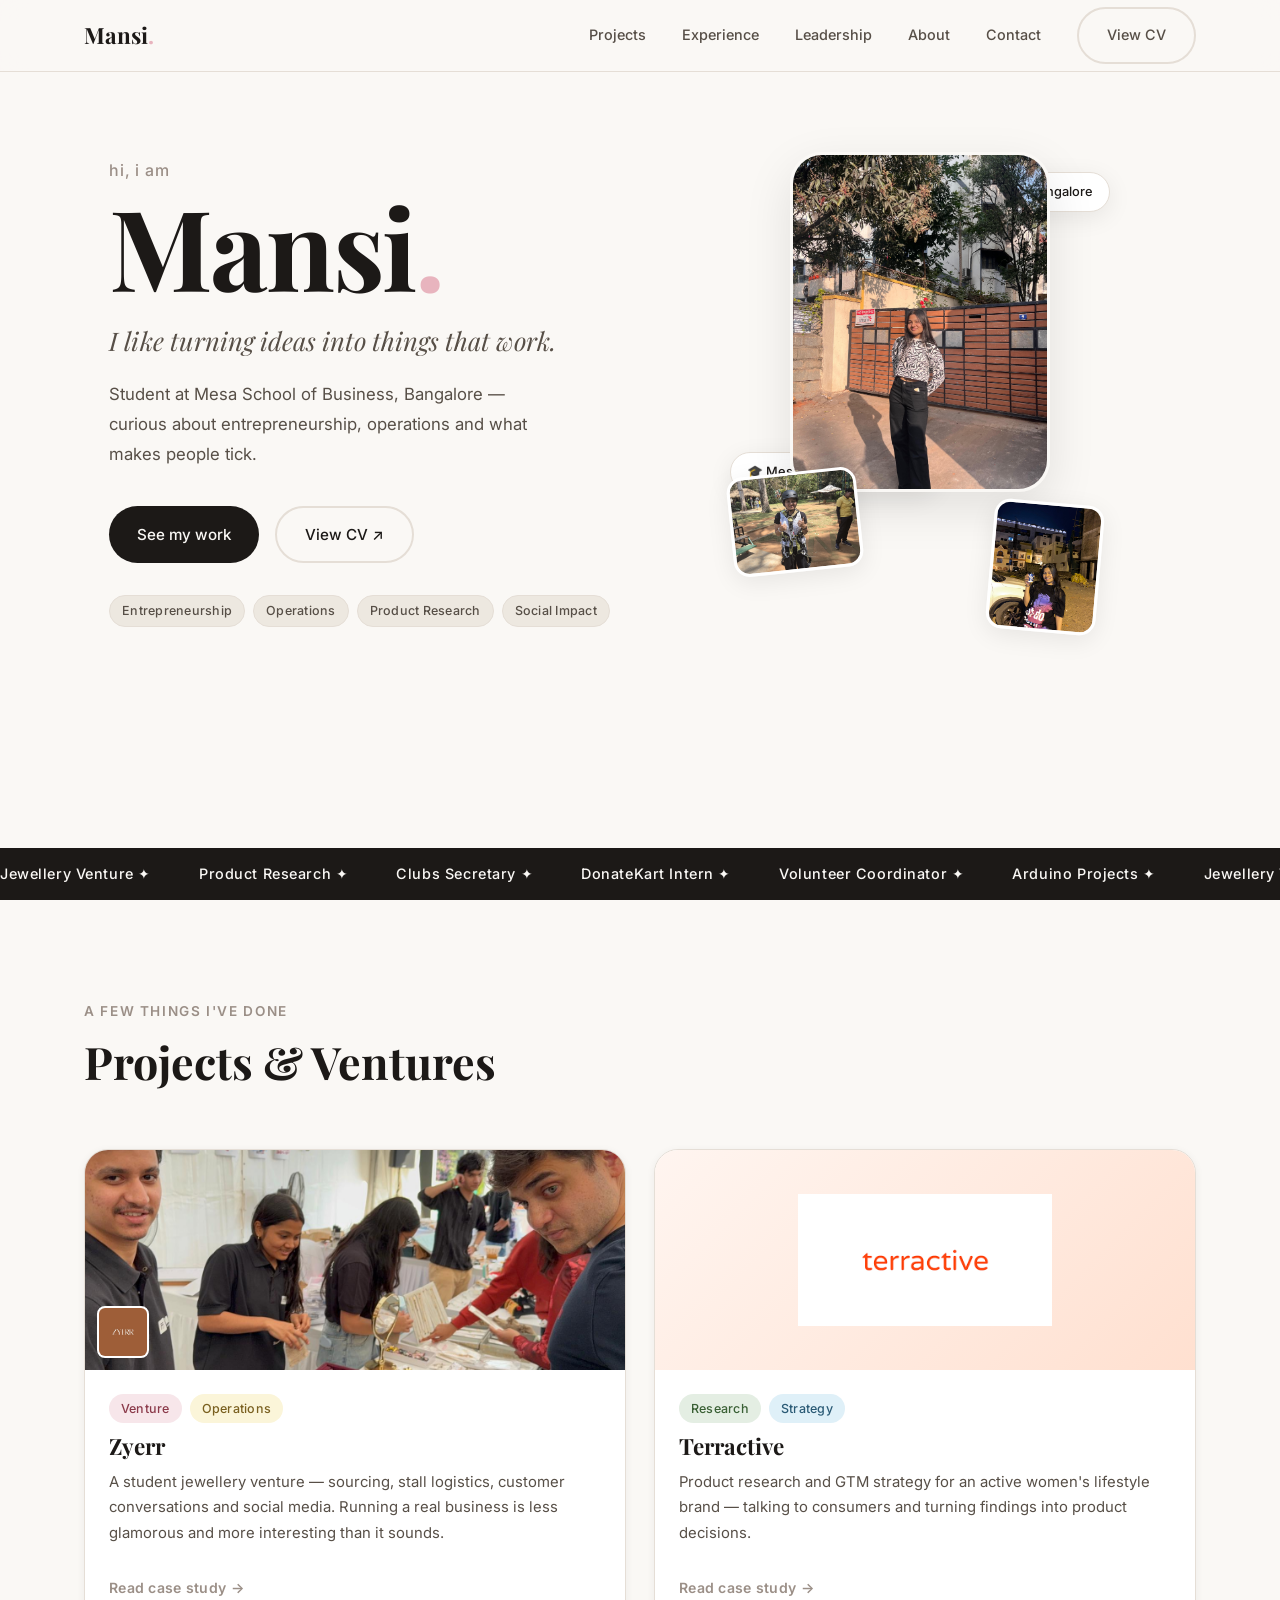
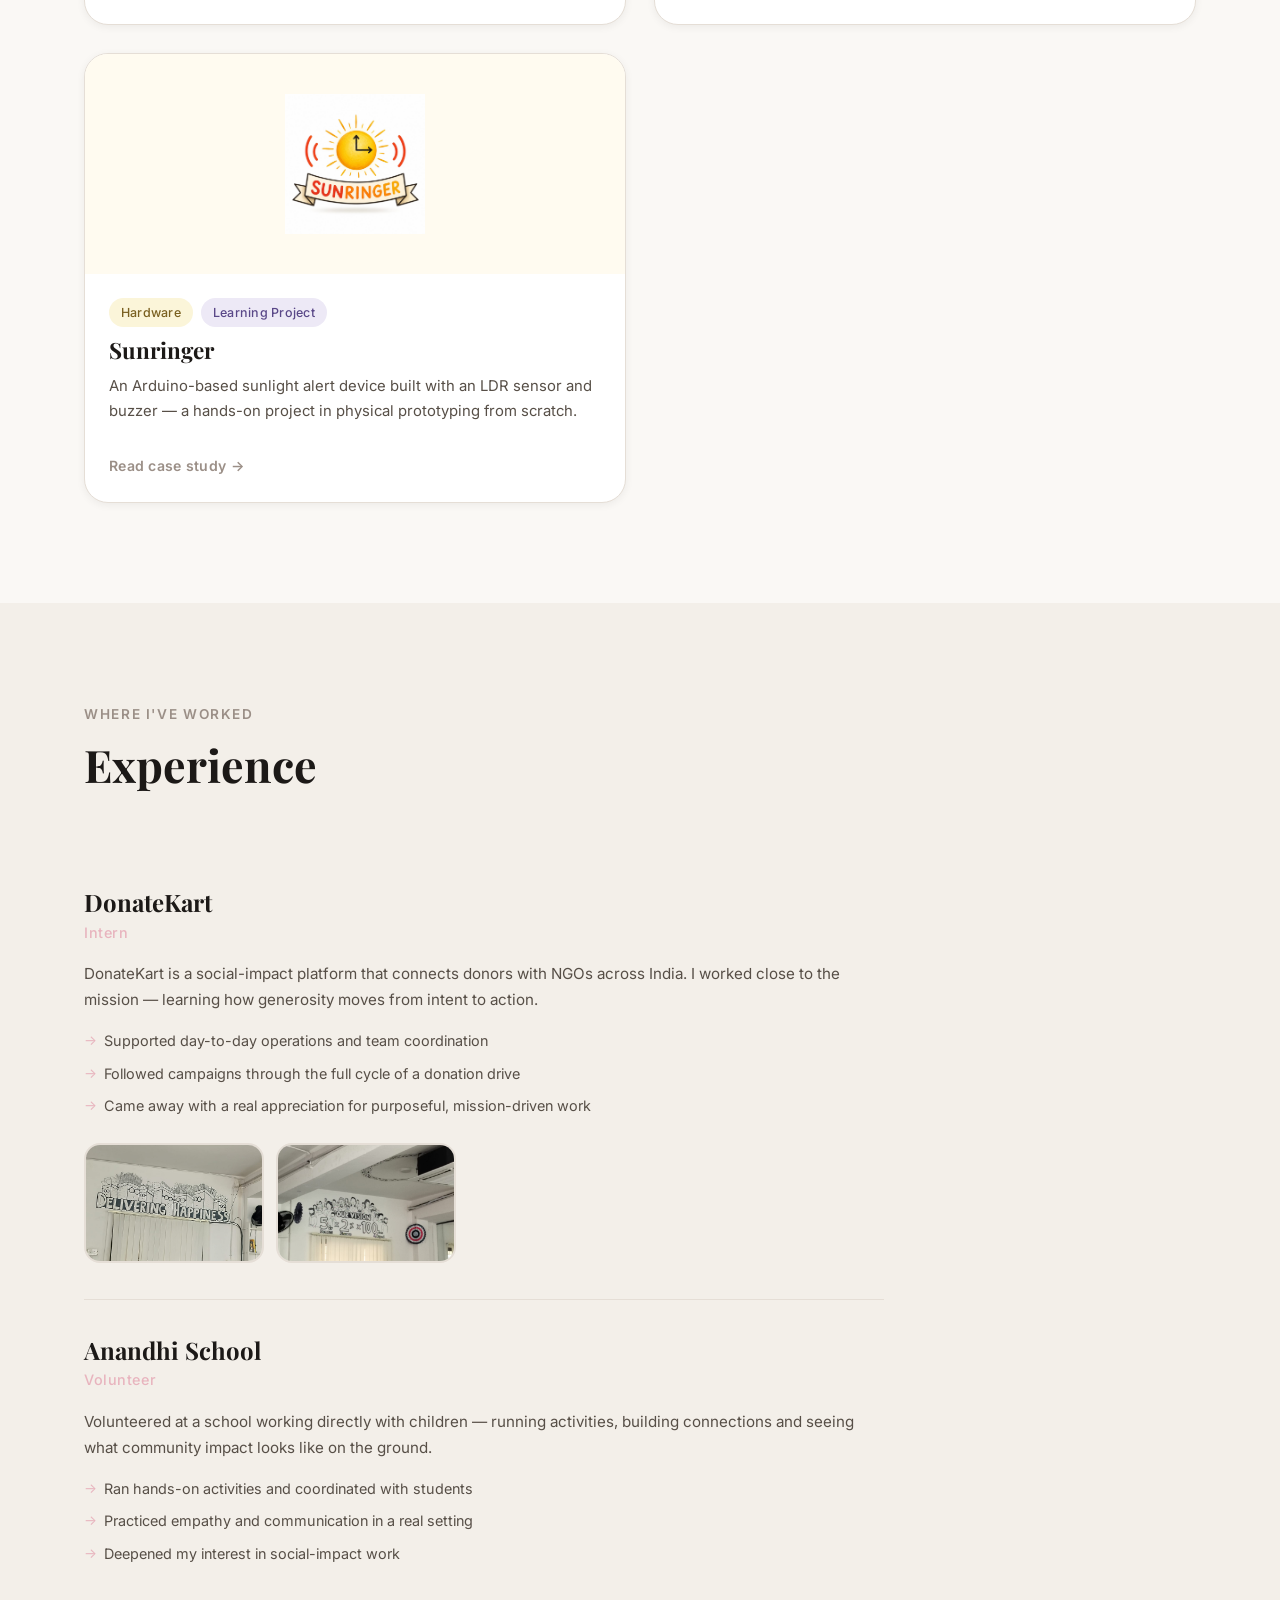
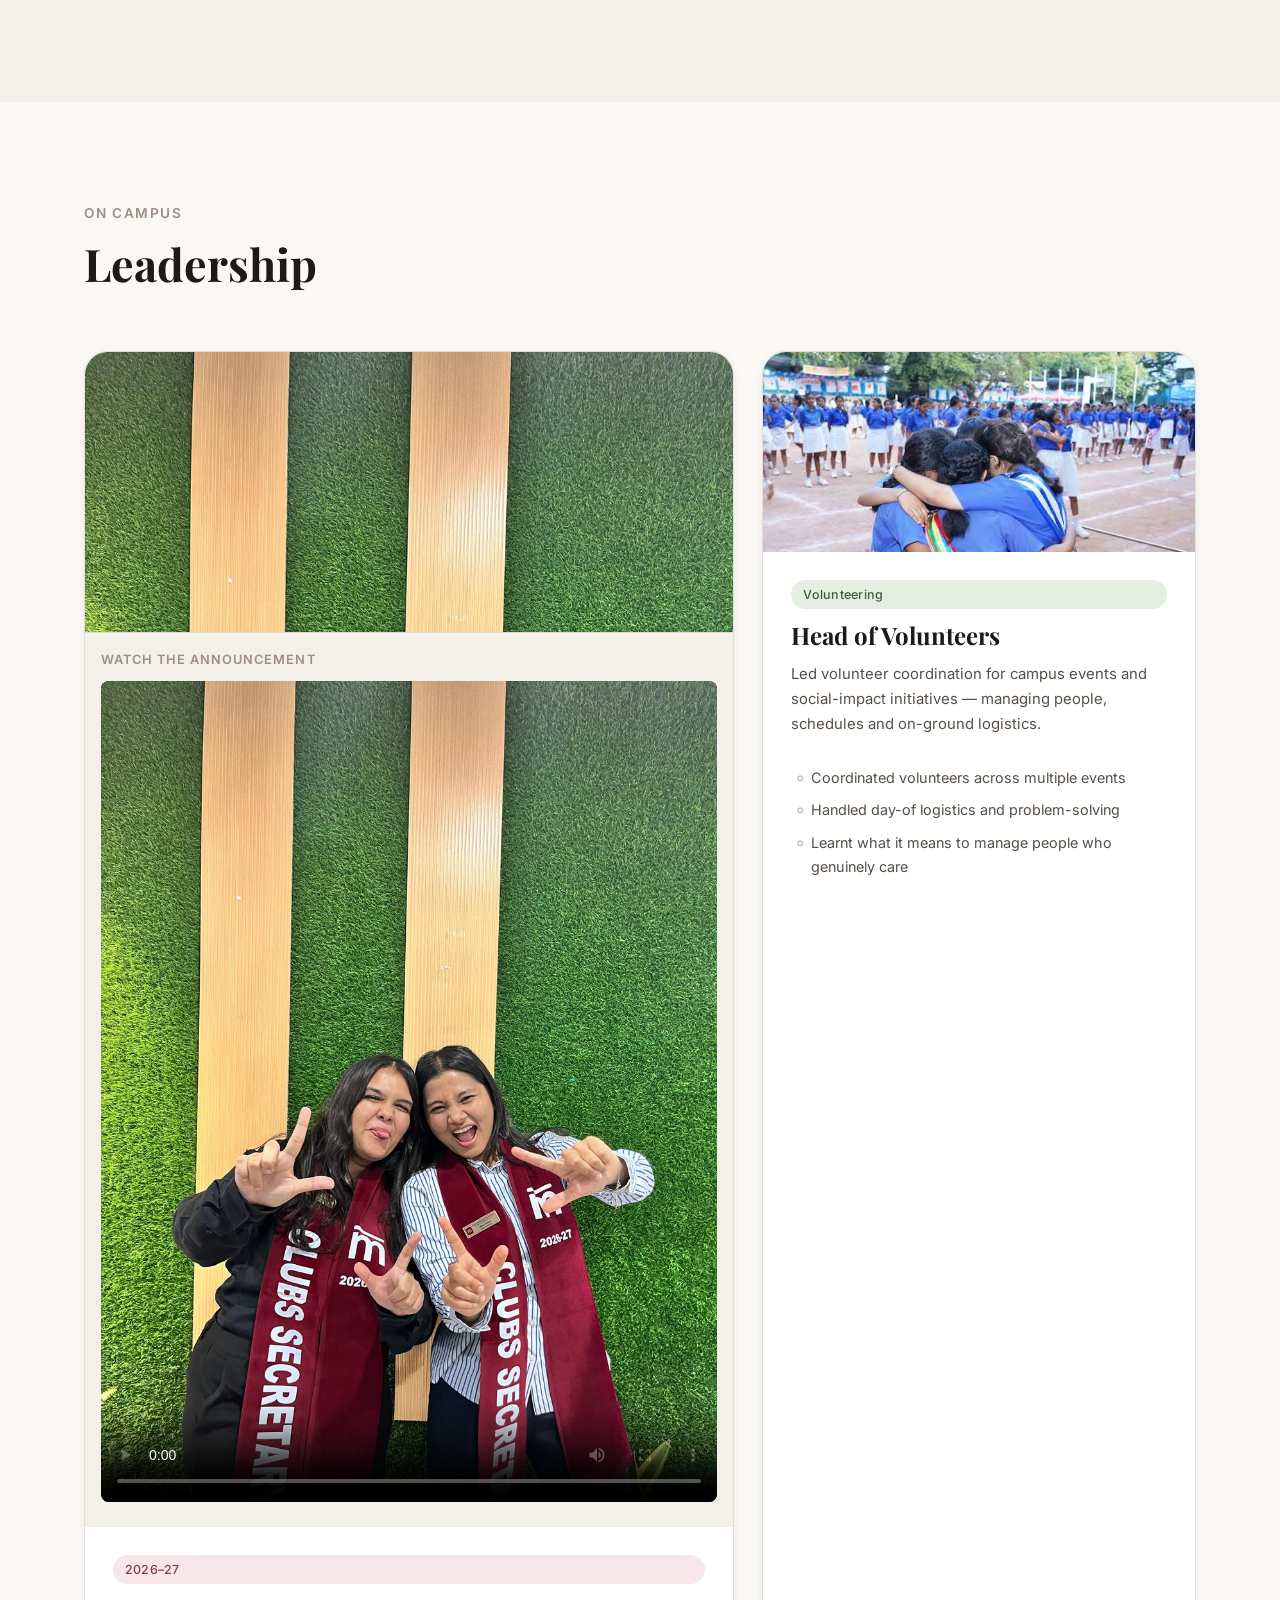
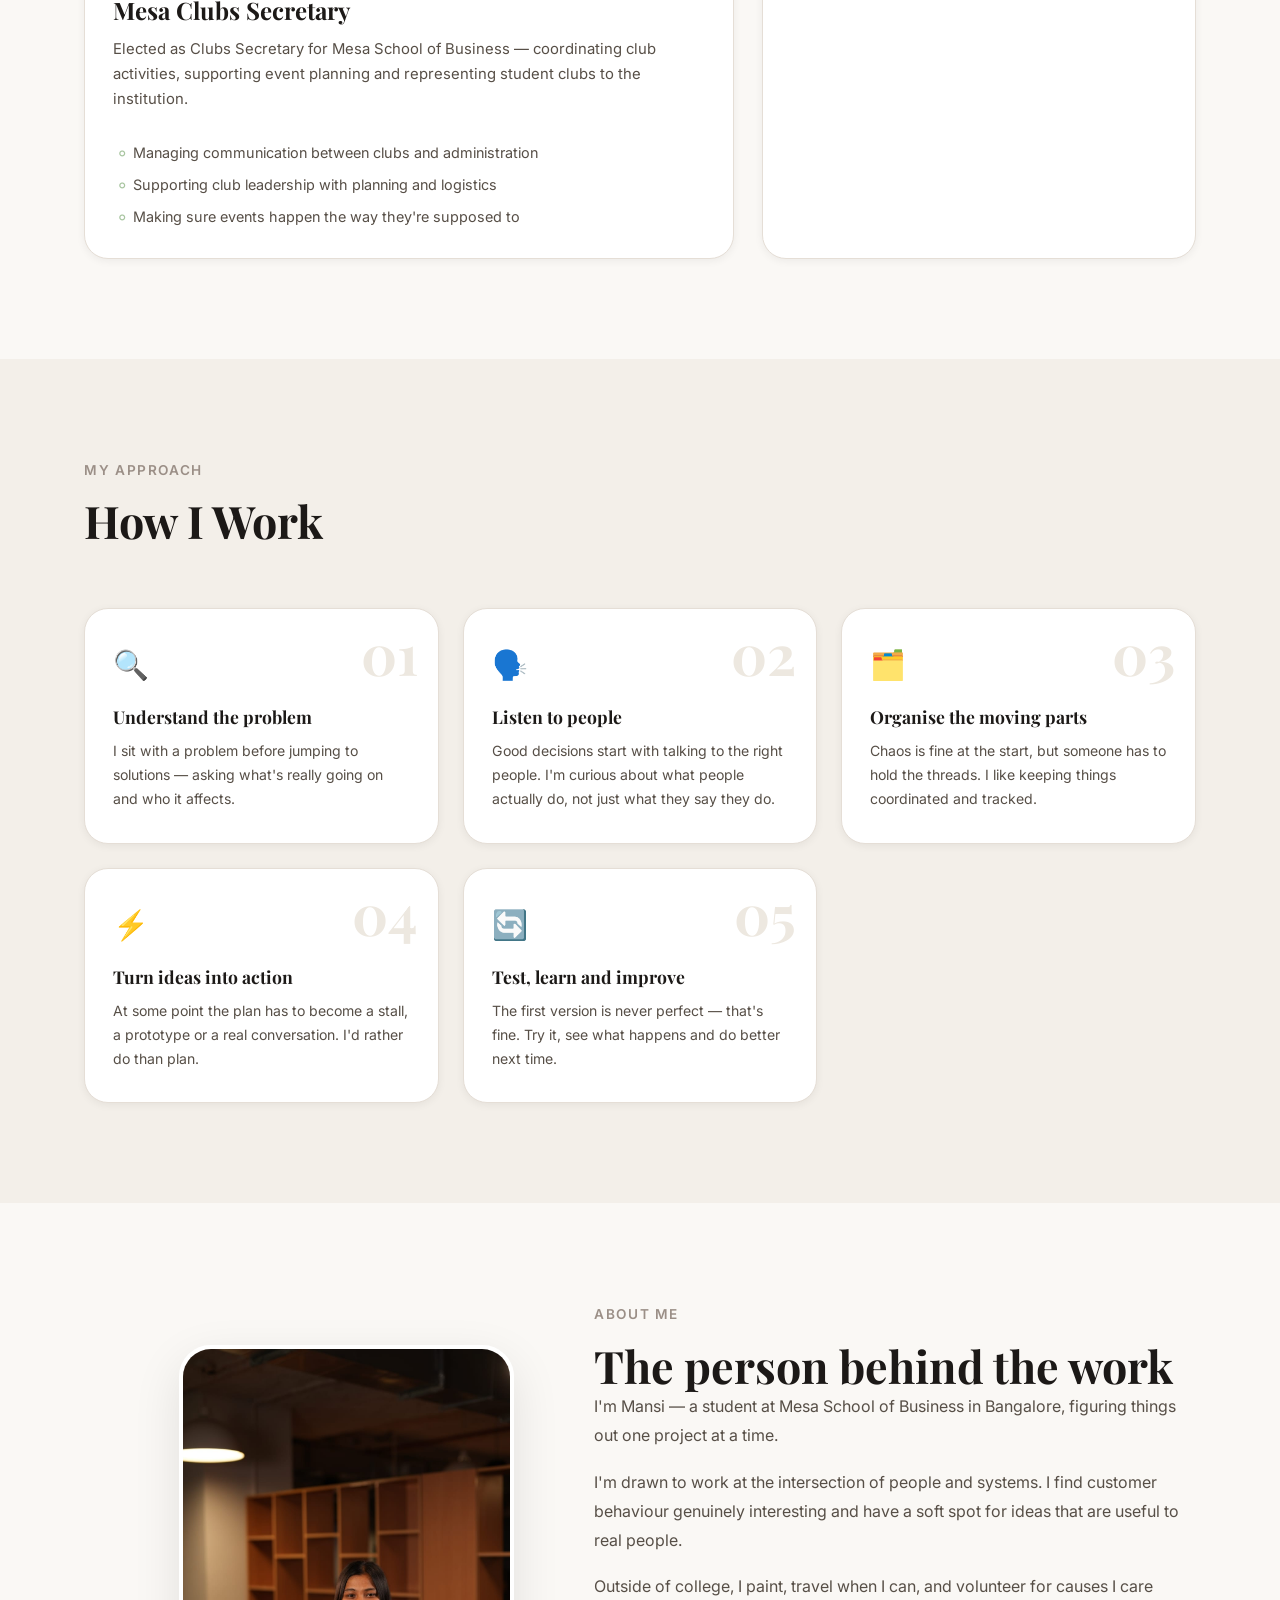
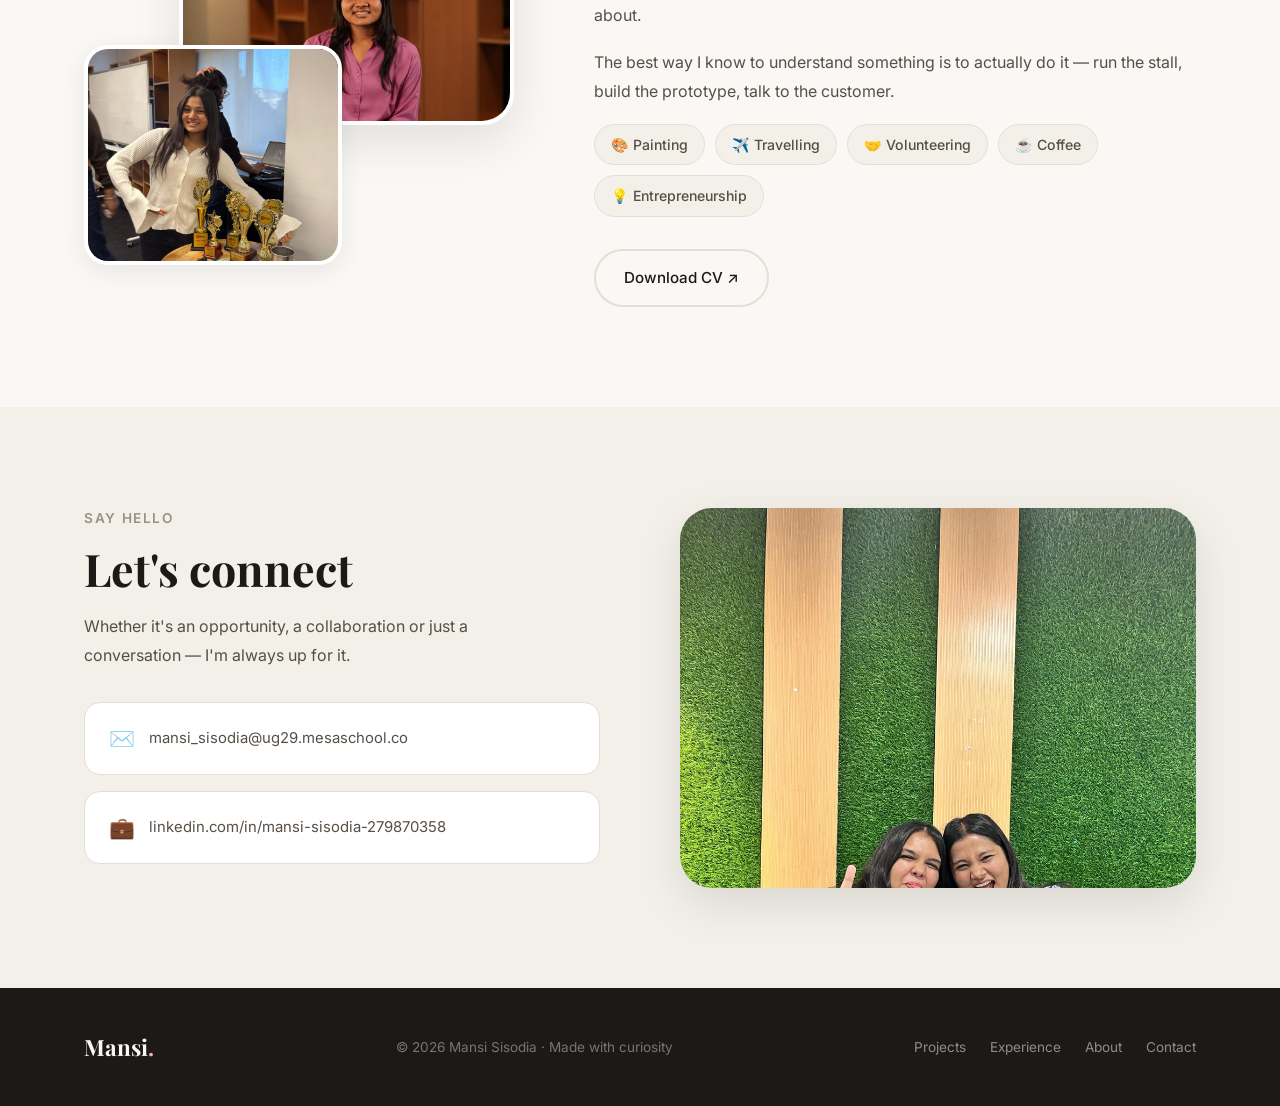
<file: index.html>
<!DOCTYPE html>
<html lang="en">
<head>
  <meta charset="UTF-8" />
  <meta name="viewport" content="width=device-width, initial-scale=1.0" />
  <title>Mansi Sisodia — Portfolio</title>
  <meta name="description" content="Mansi Sisodia — student at MESA School of Business, Bangalore. Entrepreneurship, operations, people and learning by doing." />
  <link rel="preconnect" href="https://fonts.googleapis.com" />
  <link rel="preconnect" href="https://fonts.gstatic.com" crossorigin />
  <link href="https://fonts.googleapis.com/css2?family=Playfair+Display:ital,wght@0,400;0,600;0,700;1,400&family=Inter:wght@300;400;500;600&display=swap" rel="stylesheet" />
  <link rel="stylesheet" href="style.css" />
</head>
<body>

  <!-- ── NAV ── -->
  <header class="nav" id="nav">
    <div class="nav-inner">
      <a href="index.html" class="nav-logo">Mansi<span>.</span></a>
      <nav class="nav-links" id="navLinks">
        <a href="#projects">Projects</a>
        <a href="#experience">Experience</a>
        <a href="#leadership">Leadership</a>
        <a href="#about">About</a>
        <a href="#contact">Contact</a>
        <a href="Mansi%20Sisodia_CV%20Final.pdf" target="_blank" class="btn btn-outline btn-sm-outline">View CV</a>
      </nav>
      <button class="hamburger" id="hamburger" aria-label="Toggle menu">
        <span></span><span></span><span></span>
      </button>
    </div>
  </header>

  <!-- ── HERO ── -->
  <section class="hero" id="home">
    <div class="hero-content">
      <div class="hero-text reveal">
        <p class="hero-greeting">hi, i am</p>
        <h1 class="hero-name">Mansi<span class="dot">.</span></h1>
        <p class="hero-tagline">I like turning ideas into things that work.</p>
        <p class="hero-intro">
          Student at Mesa School of Business, Bangalore — curious about entrepreneurship,
          operations and what makes people tick.
        </p>
        <div class="hero-cta">
          <a href="#projects" class="btn btn-primary">See my work</a>
          <a href="Mansi%20Sisodia_CV%20Final.pdf" target="_blank" class="btn btn-outline">View CV ↗</a>
        </div>
        <div class="hero-tags">
          <span class="tag">Entrepreneurship</span>
          <span class="tag">Operations</span>
          <span class="tag">Product Research</span>
          <span class="tag">Social Impact</span>
        </div>
      </div>
      <div class="hero-visual reveal reveal-delay-1">
        <div class="hero-photo-cluster">
          <div class="photo-badge photo-badge-1">
            <span>📍</span> Bangalore
          </div>
          <div class="photo-badge photo-badge-2">
            <span>🎓</span> Mesa School of Business
          </div>
          <div class="photo-main">
            <img src="photos/WhatsApp Image 2026-10-23 at 06.08.39.jpeg" alt="Mansi Sisodia" />
          </div>
          <div class="photo-float photo-float-1">
            <img src="photos/myself 2.jpeg" alt="Mansi at an adventure activity" />
          </div>
          <div class="photo-float photo-float-2">
            <img src="photos/myself 3.jpeg" alt="Mansi" />
          </div>
        </div>
      </div>
    </div>

    <!-- scrolling ticker -->
    <div class="ticker-wrap">
      <div class="ticker">
        <span>Jewellery Venture ✦</span>
        <span>Product Research ✦</span>
        <span>Clubs Secretary ✦</span>
        <span>DonateKart Intern ✦</span>
        <span>Volunteer Coordinator ✦</span>
        <span>Arduino Projects ✦</span>
        <span>Jewellery Venture ✦</span>
        <span>Product Research ✦</span>
        <span>Clubs Secretary ✦</span>
        <span>DonateKart Intern ✦</span>
        <span>Volunteer Coordinator ✦</span>
        <span>Arduino Projects ✦</span>
      </div>
    </div>
  </section>

  <!-- ── PROJECTS ── -->
  <section class="section" id="projects">
    <div class="container">
      <div class="section-header reveal">
        <p class="section-label">a few things i've done</p>
        <h2 class="section-title">Projects & Ventures</h2>
      </div>

      <div class="projects-grid">

        <!-- Zyerr -->
        <a href="zyerr.html" class="project-card reveal" id="card-zyerr">
          <div class="project-card-image">
            <img src="photos/Zyerr 2.jpeg" alt="Customer browsing jewellery at the Zyerr stall" />
            <div class="project-logo">
              <img src="photos/Zyerr logo.jpeg" alt="Zyerr logo" />
            </div>
          </div>
          <div class="project-card-body">
            <div class="project-tag-row">
              <span class="tag tag-pink">Venture</span>
              <span class="tag tag-yellow">Operations</span>
            </div>
            <h3>Zyerr</h3>
            <p>A student jewellery venture — sourcing, stall logistics, customer conversations and social media. Running a real business is less glamorous and more interesting than it sounds.</p>
            <span class="project-link">Read case study →</span>
          </div>
        </a>

        <!-- Terractive -->
        <a href="terractive.html" class="project-card reveal reveal-delay-1" id="card-terractive">
          <div class="project-card-image project-card-image--color" style="background: linear-gradient(135deg, #fff5f0 0%, #ffe0d0 100%); display:flex; align-items:center; justify-content:center;">
            <img src="photos/terractive logo.png" alt="Terractive logo" style="object-fit:contain; padding:24px; max-height:180px;" />
          </div>
          <div class="project-card-body">
            <div class="project-tag-row">
              <span class="tag tag-green">Research</span>
              <span class="tag tag-blue">Strategy</span>
            </div>
            <h3>Terractive</h3>
            <p>Product research and GTM strategy for an active women's lifestyle brand — talking to consumers and turning findings into product decisions.</p>
            <span class="project-link">Read case study →</span>
          </div>
        </a>

        <!-- Sunringer -->
        <a href="sunringer.html" class="project-card reveal reveal-delay-2" id="card-sunringer">
          <div class="project-card-image" style="background:#fffbf0; display:flex; align-items:center; justify-content:center;">
            <img src="photos/sunringer 1.jpeg" alt="Sunringer logo" style="object-fit:contain; padding:20px; max-height:180px;" />
          </div>
          <div class="project-card-body">
            <div class="project-tag-row">
              <span class="tag tag-yellow">Hardware</span>
              <span class="tag tag-lavender">Learning Project</span>
            </div>
            <h3>Sunringer</h3>
            <p>An Arduino-based sunlight alert device built with an LDR sensor and buzzer — a hands-on project in physical prototyping from scratch.</p>
            <span class="project-link">Read case study →</span>
          </div>
        </a>

        <!-- Blue Tokai (hidden) -->
        <a href="bluetokai.html" class="project-card reveal reveal-delay-1" id="card-bluetokai" style="display:none;">
          <div class="project-card-image project-card-image--color" style="background: linear-gradient(135deg, #fdf6e3 0%, #e8d5b7 100%);">
            <div class="placeholder-visual">
              <div class="placeholder-icon">☕</div>
              <p>Blue Tokai</p>
            </div>
          </div>
          <div class="project-card-body">
            <div class="project-tag-row">
              <span class="tag tag-brown">Brand Research</span>
              <span class="tag tag-green">Wellness</span>
            </div>
            <h3>Blue Tokai</h3>
            <p>Consumer research exploring the intersection of fitness, wellness and coffee culture.</p>
            <span class="project-link">Read case study →</span>
          </div>
        </a>

      </div>
    </div>
  </section>

  <!-- ── EXPERIENCE ── -->
  <section class="section section-alt" id="experience">
    <div class="container">
      <div class="section-header reveal">
        <p class="section-label">where i've worked</p>
        <h2 class="section-title">Experience</h2>
      </div>

      <div class="experience-layout">
        <div class="experience-list">

          <!-- DonateKart -->
          <div class="exp-item reveal" id="exp-donatekart">
            <div class="exp-header">
              <div class="exp-org-info">
                <h3 class="exp-org">DonateKart</h3>
                <p class="exp-role">Intern</p>
              </div>
            </div>
            <div class="exp-body">
              <p>DonateKart is a social-impact platform that connects donors with NGOs across India. I worked close to the mission — learning how generosity moves from intent to action.</p>
              <ul class="exp-points">
                <li>Supported day-to-day operations and team coordination</li>
                <li>Followed campaigns through the full cycle of a donation drive</li>
                <li>Came away with a real appreciation for purposeful, mission-driven work</li>
              </ul>
            </div>
            <div class="exp-photos">
              <img src="photos/Doante kart 1.jpeg" alt="DonateKart office" />
              <img src="photos/Doante kart 2.jpeg" alt="DonateKart internship" />
            </div>
          </div>

          <!-- Anandhi / Volunteer -->
          <div class="exp-item reveal reveal-delay-1" id="exp-anandhi">
            <div class="exp-header">
              <div class="exp-org-info">
                <h3 class="exp-org">Anandhi School</h3>
                <p class="exp-role">Volunteer</p>
              </div>
            </div>
            <div class="exp-body">
              <p>Volunteered at a school working directly with children — running activities, building connections and seeing what community impact looks like on the ground.</p>
              <ul class="exp-points">
                <li>Ran hands-on activities and coordinated with students</li>
                <li>Practiced empathy and communication in a real setting</li>
                <li>Deepened my interest in social-impact work</li>
              </ul>
            </div>
          </div>

        </div>
      </div>
    </div>
  </section>

  <!-- ── LEADERSHIP ── -->
  <section class="section" id="leadership">
    <div class="container">
      <div class="section-header reveal">
        <p class="section-label">on campus</p>
        <h2 class="section-title">Leadership</h2>
      </div>

      <div class="leadership-grid">

        <!-- Clubs Secretary -->
        <div class="leadership-card leadership-card--featured reveal">
          <div class="leadership-card-media">
            <img src="photos/Club Secretary.jpeg" alt="Mansi wearing MESA Clubs Secretary 2026-27 sash" />
            <div class="leadership-video-wrap">
              <p class="leadership-video-label">Watch the announcement</p>
              <video controls poster="photos/Club Secretary.jpeg" id="clubSecretaryVideo">
                <source src="videos/club secretary.mp4" type="video/mp4" />
                Your browser does not support video playback.
              </video>
            </div>
          </div>
          <div class="leadership-card-body">
            <span class="tag tag-pink">2026–27</span>
            <h3>Mesa Clubs Secretary</h3>
            <p>Elected as Clubs Secretary for Mesa School of Business — coordinating club activities, supporting event planning and representing student clubs to the institution.</p>
            <ul class="leadership-points">
              <li>Managing communication between clubs and administration</li>
              <li>Supporting club leadership with planning and logistics</li>
              <li>Making sure events happen the way they're supposed to</li>
            </ul>
          </div>
        </div>

        <!-- Head of Volunteers -->
        <div class="leadership-card reveal reveal-delay-1">
          <div class="leadership-card-media leadership-card-media--small">
            <img src="photos/bghs.jpg" alt="School volunteer event" />
          </div>
          <div class="leadership-card-body">
            <span class="tag tag-green">Volunteering</span>
            <h3>Head of Volunteers</h3>
            <p>Led volunteer coordination for campus events and social-impact initiatives — managing people, schedules and on-ground logistics.</p>
            <ul class="leadership-points">
              <li>Coordinated volunteers across multiple events</li>
              <li>Handled day-of logistics and problem-solving</li>
              <li>Learnt what it means to manage people who genuinely care</li>
            </ul>
          </div>
        </div>

      </div>
    </div>
  </section>

  <!-- ── HOW I WORK ── -->
  <section class="section section-alt" id="how-i-work">
    <div class="container">
      <div class="section-header reveal">
        <p class="section-label">my approach</p>
        <h2 class="section-title">How I Work</h2>
      </div>

      <div class="how-grid">
        <div class="how-card reveal">
          <div class="how-number">01</div>
          <div class="how-icon">🔍</div>
          <h4>Understand the problem</h4>
          <p>I sit with a problem before jumping to solutions — asking what's really going on and who it affects.</p>
        </div>
        <div class="how-card reveal reveal-delay-1">
          <div class="how-number">02</div>
          <div class="how-icon">🗣️</div>
          <h4>Listen to people</h4>
          <p>Good decisions start with talking to the right people. I'm curious about what people actually do, not just what they say they do.</p>
        </div>
        <div class="how-card reveal reveal-delay-2">
          <div class="how-number">03</div>
          <div class="how-icon">🗂️</div>
          <h4>Organise the moving parts</h4>
          <p>Chaos is fine at the start, but someone has to hold the threads. I like keeping things coordinated and tracked.</p>
        </div>
        <div class="how-card reveal reveal-delay-1">
          <div class="how-number">04</div>
          <div class="how-icon">⚡</div>
          <h4>Turn ideas into action</h4>
          <p>At some point the plan has to become a stall, a prototype or a real conversation. I'd rather do than plan.</p>
        </div>
        <div class="how-card reveal reveal-delay-2">
          <div class="how-number">05</div>
          <div class="how-icon">🔄</div>
          <h4>Test, learn and improve</h4>
          <p>The first version is never perfect — that's fine. Try it, see what happens and do better next time.</p>
        </div>
      </div>
    </div>
  </section>

  <!-- ── ABOUT ── -->
  <section class="section" id="about">
    <div class="container">
      <div class="about-layout">
        <div class="about-photo-col reveal">
          <div class="about-photo-stack">
            <img src="photos/last photo.jpeg" alt="Mansi Sisodia" class="about-photo-main" />
            <img src="photos/behind the  work.jpeg" alt="Mansi with awards" class="about-photo-secondary" />
          </div>
        </div>
        <div class="about-text-col reveal reveal-delay-1">
          <p class="section-label">about me</p>
          <h2 class="section-title">The person behind the work</h2>
          <div class="about-body">
            <p>
              I'm Mansi — a student at Mesa School of Business in Bangalore, figuring things out one project at a time.
            </p>
            <p>
              I'm drawn to work at the intersection of people and systems. I find customer behaviour genuinely interesting and have a soft spot for ideas that are useful to real people.
            </p>
            <p>
              Outside of college, I paint, travel when I can, and volunteer for causes I care about.
            </p>
            <p>
              The best way I know to understand something is to actually do it — run the stall, build the prototype, talk to the customer.
            </p>
          </div>
          <div class="about-interests">
            <span class="interest-chip">🎨 Painting</span>
            <span class="interest-chip">✈️ Travelling</span>
            <span class="interest-chip">🤝 Volunteering</span>
            <span class="interest-chip">☕ Coffee</span>
            <span class="interest-chip">💡 Entrepreneurship</span>
          </div>
         <a href="Mansi%20Sisodia_CV%20Final.pdf" download class="btn btn-outline" style="margin-top:2rem;">Download CV ↗</a>
        </div>
      </div>
    </div>
  </section>

  <!-- ── CONTACT ── -->
  <section class="section section-alt" id="contact">
    <div class="container">
      <div class="contact-layout reveal">
        <div class="contact-text">
          <p class="section-label">say hello</p>
          <h2 class="section-title">Let's connect</h2>
          <p class="contact-desc">
            Whether it's an opportunity, a collaboration or just a conversation — I'm always up for it.
          </p>
          <div class="contact-links">
            <a href="mailto:mansi_sisodia@ug29.mesaschool.co" class="contact-link" id="contact-email">
              <span class="contact-link-icon">✉️</span>
              <span>mansi_sisodia@ug29.mesaschool.co</span>
            </a>
            <a href="https://www.linkedin.com/in/mansi-sisodia-279870358" target="_blank" class="contact-link" id="contact-linkedin">
              <span class="contact-link-icon">💼</span>
              <span>linkedin.com/in/mansi-sisodia-279870358</span>
            </a>
          </div>
        </div>
        <div class="contact-photo">
          <img src="photos/Club Secretary.jpeg" alt="Mansi — Mesa Clubs Secretary" />
        </div>
      </div>
    </div>
  </section>

  <!-- ── FOOTER ── -->
  <footer class="footer">
    <div class="container">
      <div class="footer-inner">
        <a href="#home" class="nav-logo">Mansi<span>.</span></a>
        <p class="footer-copy">© 2026 Mansi Sisodia · Made with curiosity</p>
        <nav class="footer-nav">
          <a href="#projects">Projects</a>
          <a href="#experience">Experience</a>
          <a href="#about">About</a>
          <a href="#contact">Contact</a>
        </nav>
      </div>
    </div>
  </footer>

  <script src="script.js"></script>
</body>
</html>
</file>
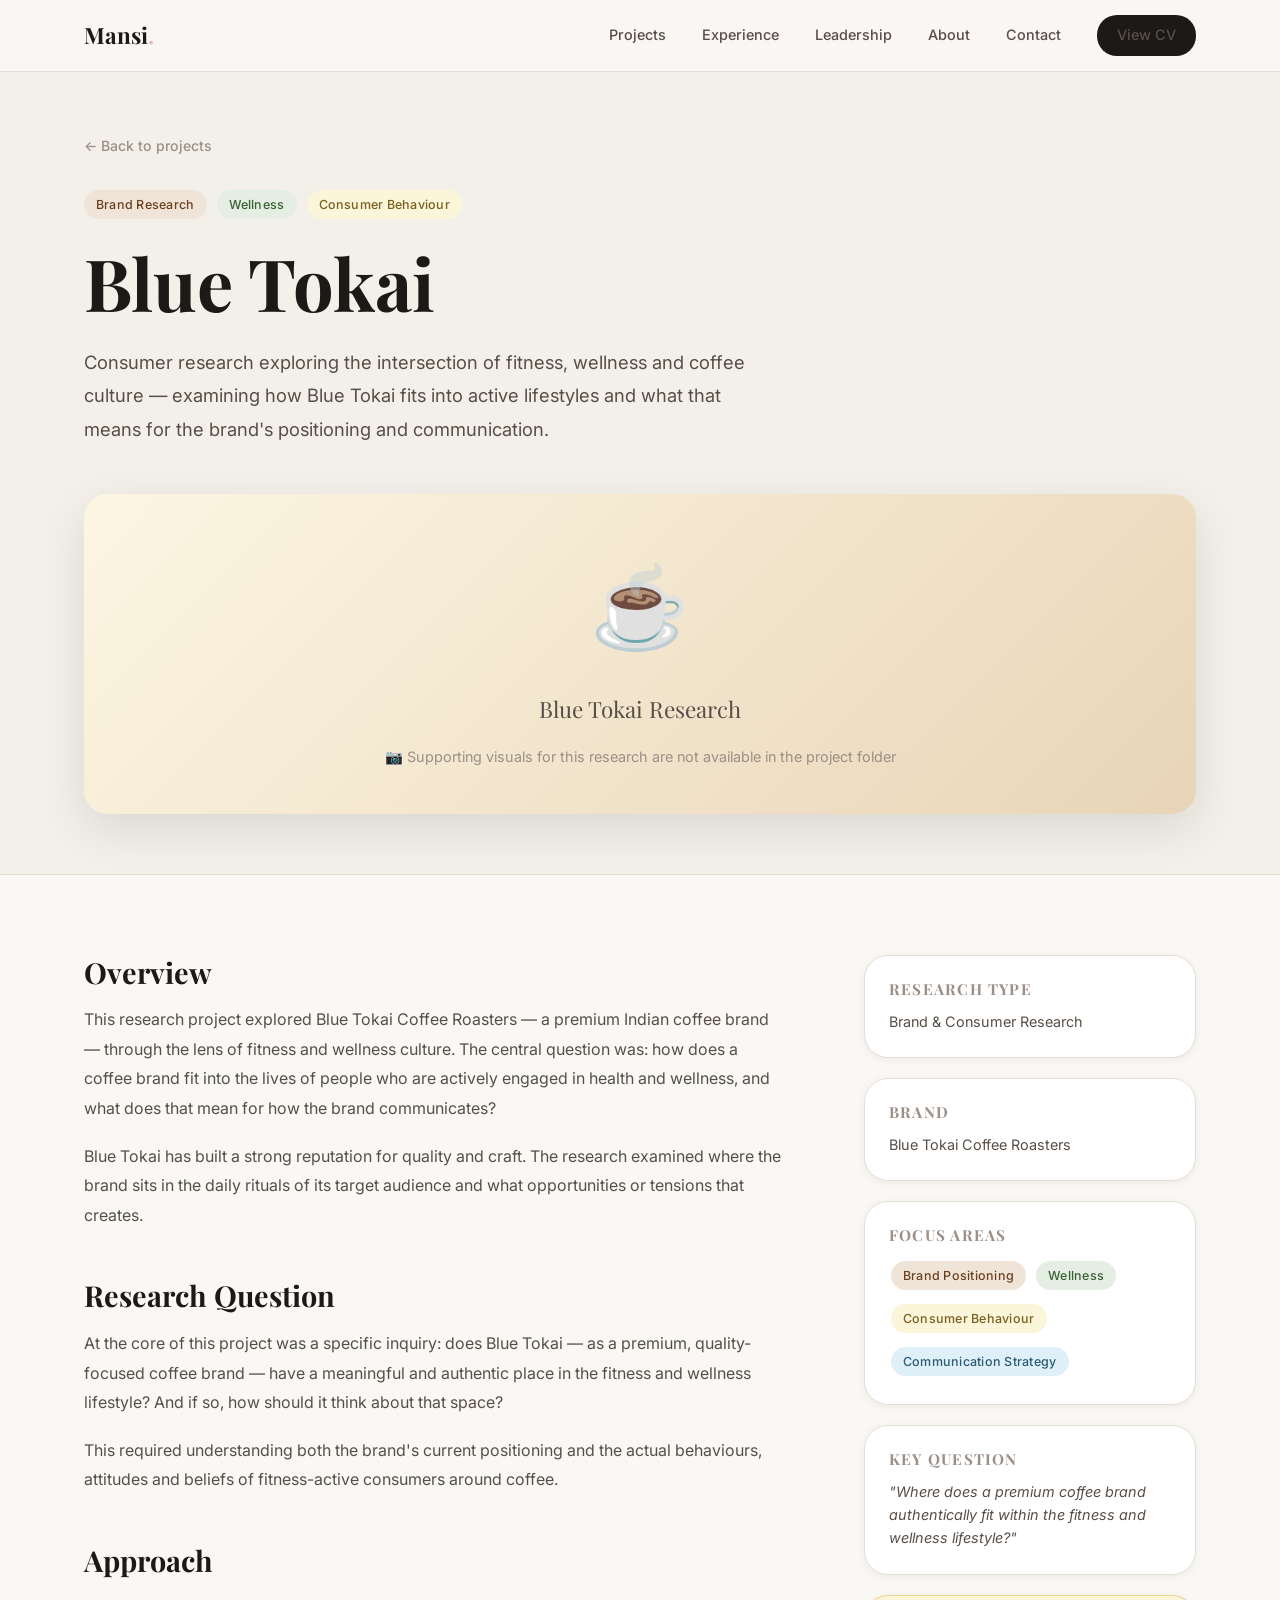
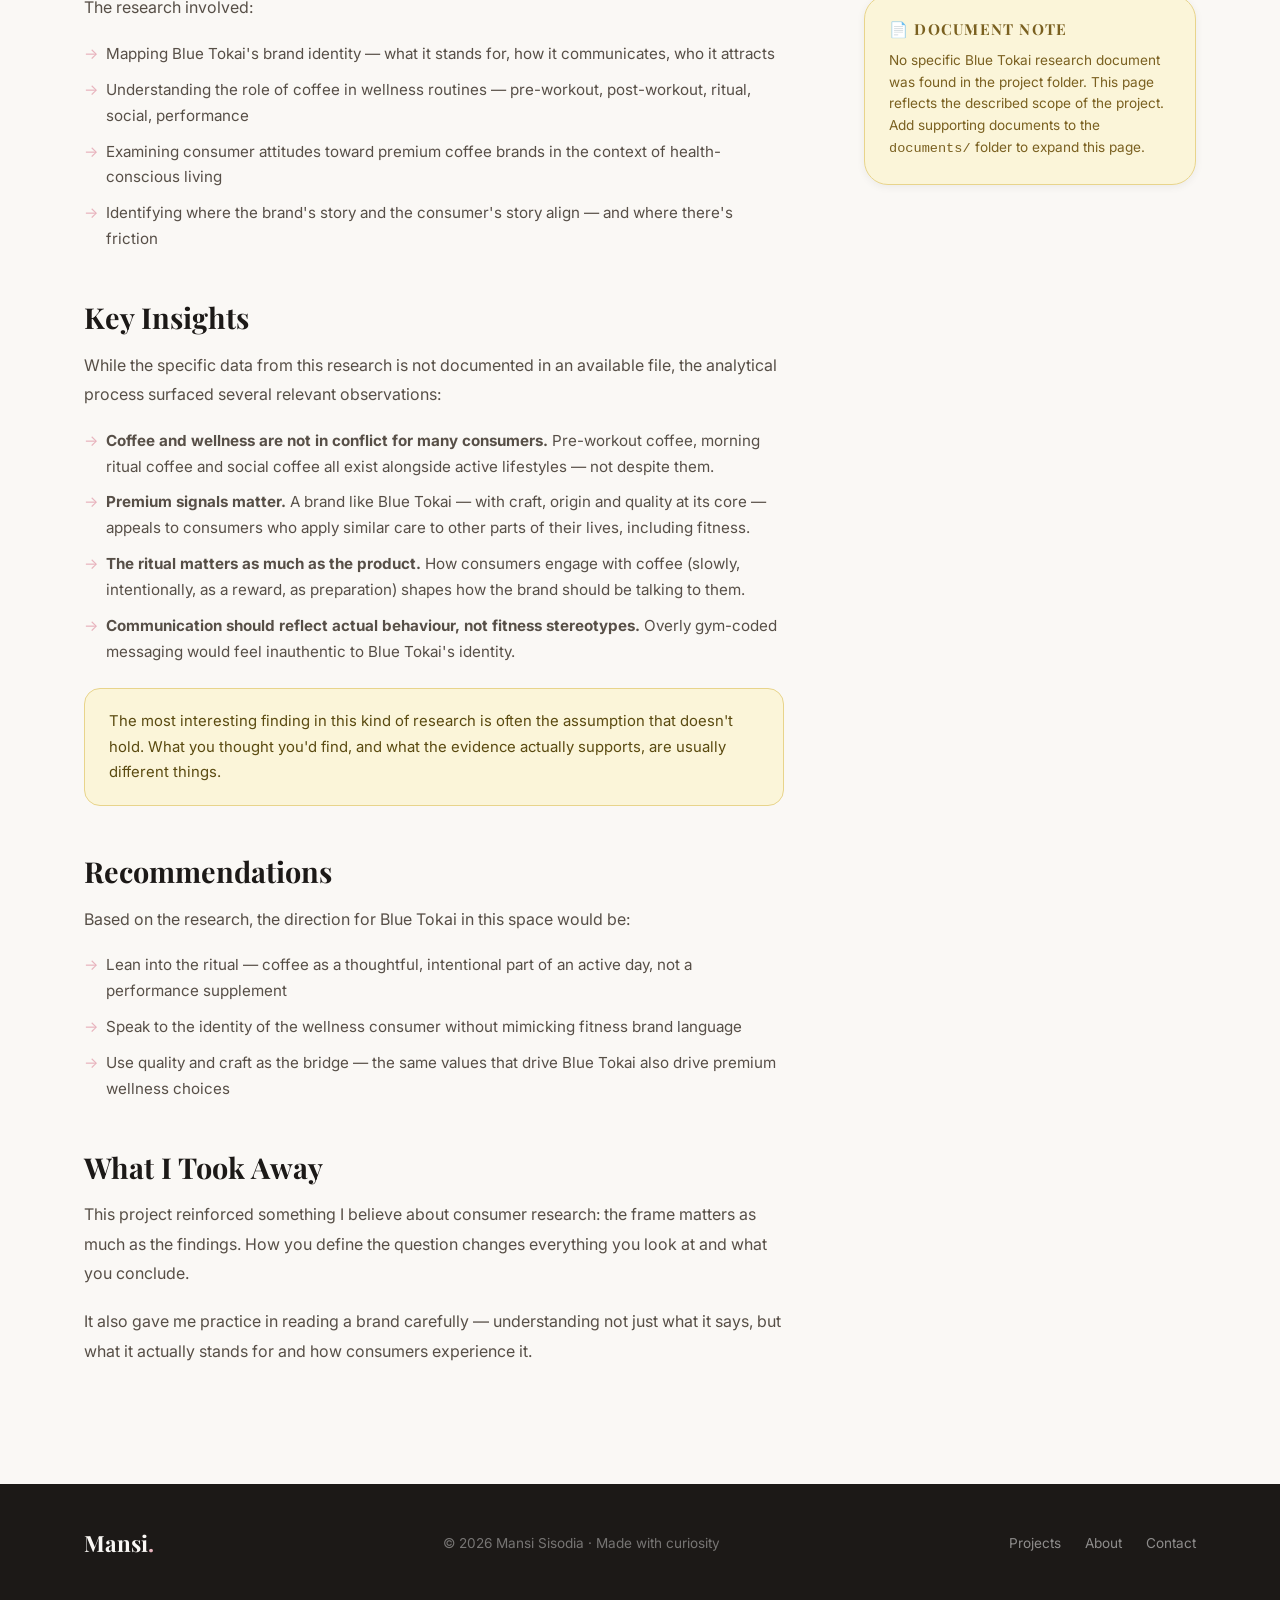
<file: bluetokai.html>
<!DOCTYPE html>
<html lang="en">
<head>
  <meta charset="UTF-8" />
  <meta name="viewport" content="width=device-width, initial-scale=1.0" />
  <title>Blue Tokai — Brand Research | Mansi Sisodia</title>
  <meta name="description" content="Case study: Blue Tokai brand research — exploring fitness, wellness and coffee culture to understand brand positioning." />
  <link rel="preconnect" href="https://fonts.googleapis.com" />
  <link rel="preconnect" href="https://fonts.gstatic.com" crossorigin />
  <link href="https://fonts.googleapis.com/css2?family=Playfair+Display:ital,wght@0,400;0,600;0,700;1,400&family=Inter:wght@300;400;500;600&display=swap" rel="stylesheet" />
  <link rel="stylesheet" href="style.css" />
</head>
<body>

  <!-- NAV -->
  <header class="nav" id="nav">
    <div class="nav-inner">
      <a href="index.html" class="nav-logo">Mansi<span>.</span></a>
      <nav class="nav-links" id="navLinks">
        <a href="index.html#projects">Projects</a>
        <a href="index.html#experience">Experience</a>
        <a href="index.html#leadership">Leadership</a>
        <a href="index.html#about">About</a>
        <a href="index.html#contact">Contact</a>
        <a href="cv/Mansi Sisodia_CV Final.pdf" target="_blank" class="btn btn-sm">View CV</a>
      </nav>
      <button class="hamburger" id="hamburger" aria-label="Toggle menu">
        <span></span><span></span><span></span>
      </button>
    </div>
  </header>

  <!-- CASE HERO -->
  <section class="case-hero">
    <div class="case-hero-inner">
      <a href="index.html#projects" class="case-back reveal">← Back to projects</a>

      <div class="case-hero-meta reveal">
        <span class="tag tag-brown">Brand Research</span>
        <span class="tag tag-green">Wellness</span>
        <span class="tag tag-yellow">Consumer Behaviour</span>
      </div>

      <h1 class="case-hero-title reveal">Blue Tokai</h1>
      <p class="case-hero-subtitle reveal">
        Consumer research exploring the intersection of fitness, wellness and coffee culture — 
        examining how Blue Tokai fits into active lifestyles and what that means for the brand's 
        positioning and communication.
      </p>

      <div class="case-hero-image reveal" style="background: linear-gradient(135deg, #FDF6E3 0%, #E8D5B7 100%); display:flex; align-items:center; justify-content:center; height:320px; border-radius:24px;">
        <div style="text-align:center; color:var(--text-muted);">
          <div style="font-size:5rem; margin-bottom:16px;">☕</div>
          <p style="font-family:'Playfair Display',serif; font-size:1.4rem; color:var(--text-secondary);">Blue Tokai Research</p>
          <p style="font-size:0.9rem; margin-top:8px;">📷 Supporting visuals for this research are not available in the project folder</p>
        </div>
      </div>
    </div>
  </section>

  <!-- CASE BODY -->
  <div class="case-body">
    <main class="case-main">

      <h2>Overview</h2>
      <p>
        This research project explored Blue Tokai Coffee Roasters — a premium Indian coffee brand — through the lens of fitness and wellness culture. The central question was: how does a coffee brand fit into the lives of people who are actively engaged in health and wellness, and what does that mean for how the brand communicates?
      </p>
      <p>
        Blue Tokai has built a strong reputation for quality and craft. The research examined where the brand sits in the daily rituals of its target audience and what opportunities or tensions that creates.
      </p>

      <h2>Research Question</h2>
      <p>
        At the core of this project was a specific inquiry: does Blue Tokai — as a premium, quality-focused coffee brand — have a meaningful and authentic place in the fitness and wellness lifestyle? And if so, how should it think about that space?
      </p>
      <p>
        This required understanding both the brand's current positioning and the actual behaviours, attitudes and beliefs of fitness-active consumers around coffee.
      </p>

      <h2>Approach</h2>
      <p>
        The research involved:
      </p>
      <ul>
        <li>Mapping Blue Tokai's brand identity — what it stands for, how it communicates, who it attracts</li>
        <li>Understanding the role of coffee in wellness routines — pre-workout, post-workout, ritual, social, performance</li>
        <li>Examining consumer attitudes toward premium coffee brands in the context of health-conscious living</li>
        <li>Identifying where the brand's story and the consumer's story align — and where there's friction</li>
      </ul>

      <h2>Key Insights</h2>
      <p>
        While the specific data from this research is not documented in an available file, the analytical process surfaced several relevant observations:
      </p>
      <ul>
        <li>
          <strong>Coffee and wellness are not in conflict for many consumers.</strong> Pre-workout coffee, morning ritual coffee and social coffee all exist alongside active lifestyles — not despite them.
        </li>
        <li>
          <strong>Premium signals matter.</strong> A brand like Blue Tokai — with craft, origin and quality at its core — appeals to consumers who apply similar care to other parts of their lives, including fitness.
        </li>
        <li>
          <strong>The ritual matters as much as the product.</strong> How consumers engage with coffee (slowly, intentionally, as a reward, as preparation) shapes how the brand should be talking to them.
        </li>
        <li>
          <strong>Communication should reflect actual behaviour, not fitness stereotypes.</strong> Overly gym-coded messaging would feel inauthentic to Blue Tokai's identity.
        </li>
      </ul>

      <div class="callout">
        <p>
          The most interesting finding in this kind of research is often the assumption that doesn't hold. 
          What you thought you'd find, and what the evidence actually supports, are usually different things.
        </p>
      </div>

      <h2>Recommendations</h2>
      <p>
        Based on the research, the direction for Blue Tokai in this space would be:
      </p>
      <ul>
        <li>Lean into the ritual — coffee as a thoughtful, intentional part of an active day, not a performance supplement</li>
        <li>Speak to the identity of the wellness consumer without mimicking fitness brand language</li>
        <li>Use quality and craft as the bridge — the same values that drive Blue Tokai also drive premium wellness choices</li>
      </ul>

      <h2>What I Took Away</h2>
      <p>
        This project reinforced something I believe about consumer research: the frame matters as much as the findings. How you define the question changes everything you look at and what you conclude.
      </p>
      <p>
        It also gave me practice in reading a brand carefully — understanding not just what it says, but what it actually stands for and how consumers experience it.
      </p>

    </main>

    <!-- SIDEBAR -->
    <aside class="case-sidebar">

      <div class="case-sidebar-card reveal">
        <h4>Research Type</h4>
        <p>Brand & Consumer Research</p>
      </div>

      <div class="case-sidebar-card reveal reveal-delay-1">
        <h4>Brand</h4>
        <p>Blue Tokai Coffee Roasters</p>
      </div>

      <div class="case-sidebar-card reveal reveal-delay-2">
        <h4>Focus Areas</h4>
        <div style="display:flex; flex-wrap:wrap; gap:6px; margin-top:8px;">
          <span class="tag tag-brown">Brand Positioning</span>
          <span class="tag tag-green">Wellness</span>
          <span class="tag tag-yellow">Consumer Behaviour</span>
          <span class="tag tag-blue">Communication Strategy</span>
        </div>
      </div>

      <div class="case-sidebar-card reveal">
        <h4>Key Question</h4>
        <p style="font-style:italic;">"Where does a premium coffee brand authentically fit within the fitness and wellness lifestyle?"</p>
      </div>

      <div class="case-sidebar-card reveal reveal-delay-1" style="background: var(--yellow-light); border-color: var(--yellow);">
        <h4 style="color: #7a6020;">📄 Document Note</h4>
        <p style="color: #7a6020; font-size:0.85rem;">No specific Blue Tokai research document was found in the project folder. This page reflects the described scope of the project. Add supporting documents to the <code>documents/</code> folder to expand this page.</p>
      </div>

    </aside>
  </div>

  <!-- FOOTER -->
  <footer class="footer">
    <div class="container">
      <div class="footer-inner">
        <a href="index.html" class="nav-logo">Mansi<span>.</span></a>
        <p class="footer-copy">© 2026 Mansi Sisodia · Made with curiosity</p>
        <nav class="footer-nav">
          <a href="index.html#projects">Projects</a>
          <a href="index.html#about">About</a>
          <a href="index.html#contact">Contact</a>
        </nav>
      </div>
    </div>
  </footer>

  <script src="script.js"></script>
</body>
</html>
</file>
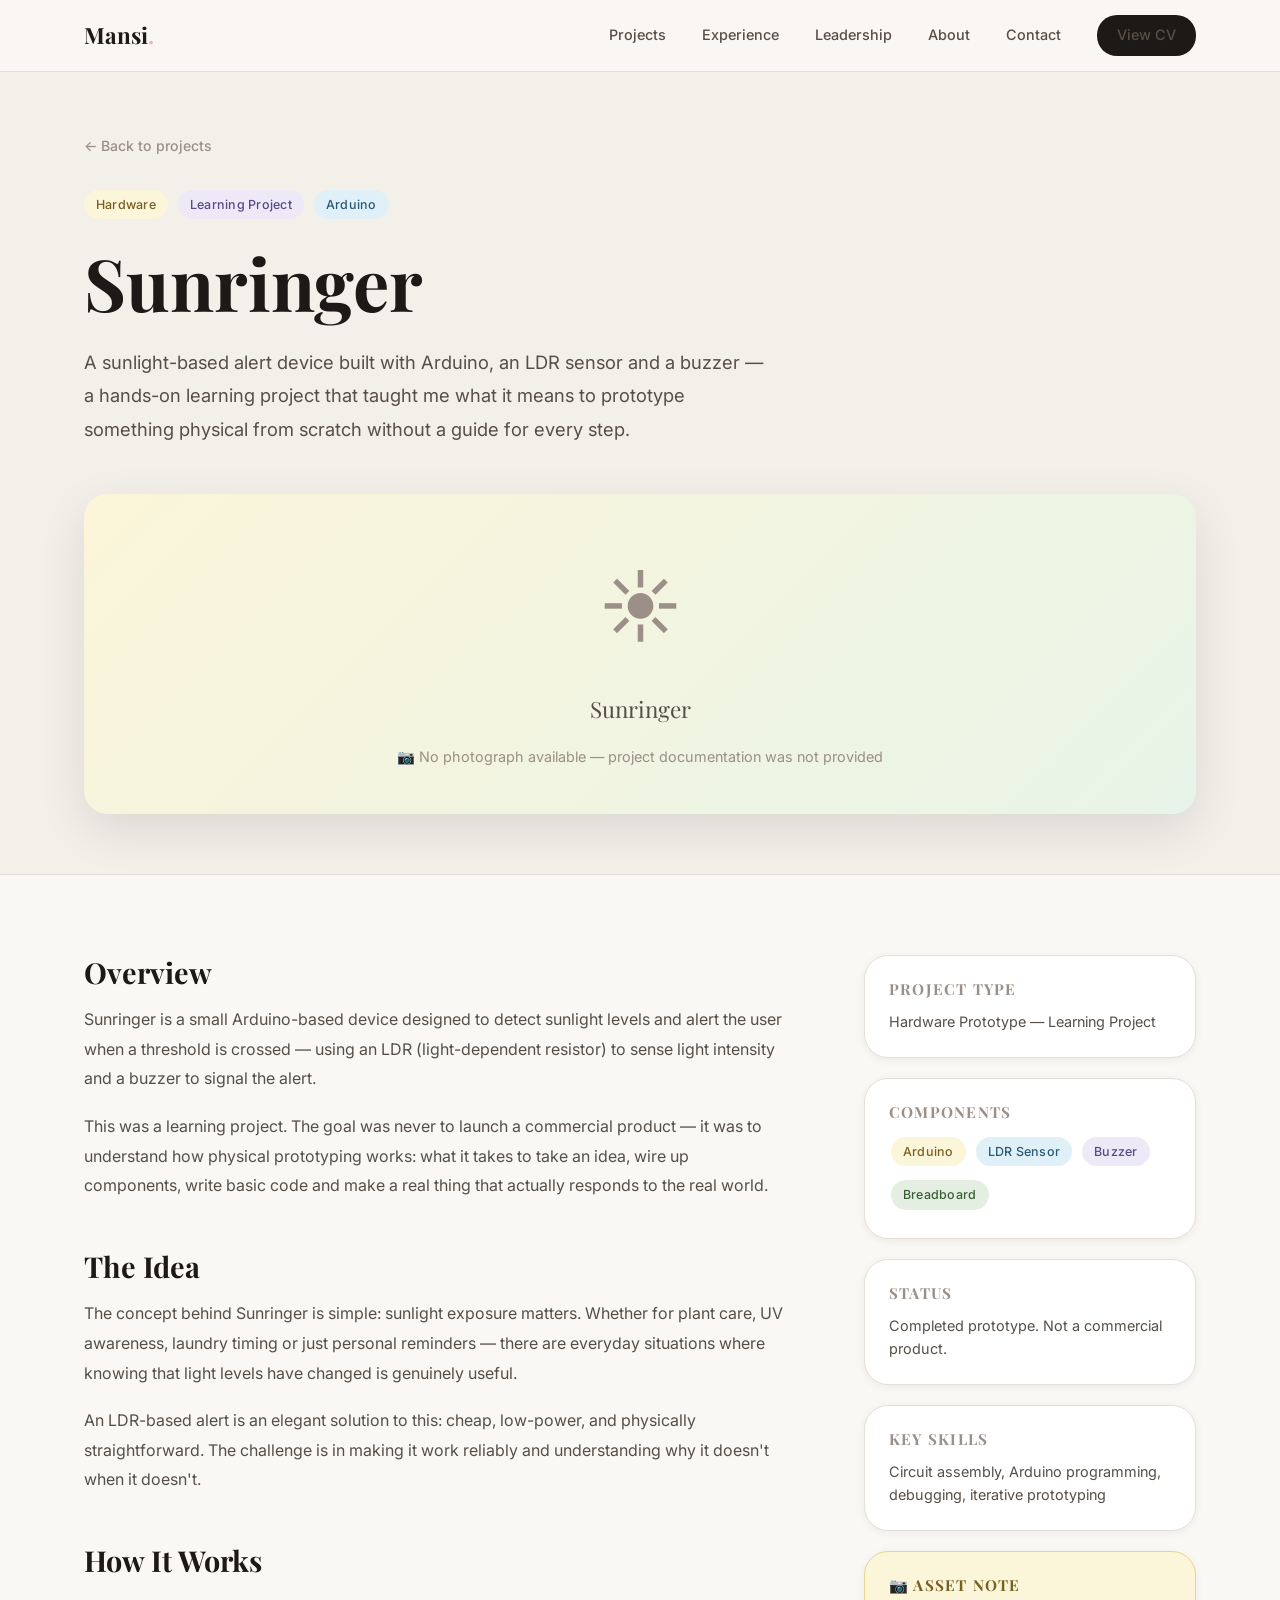
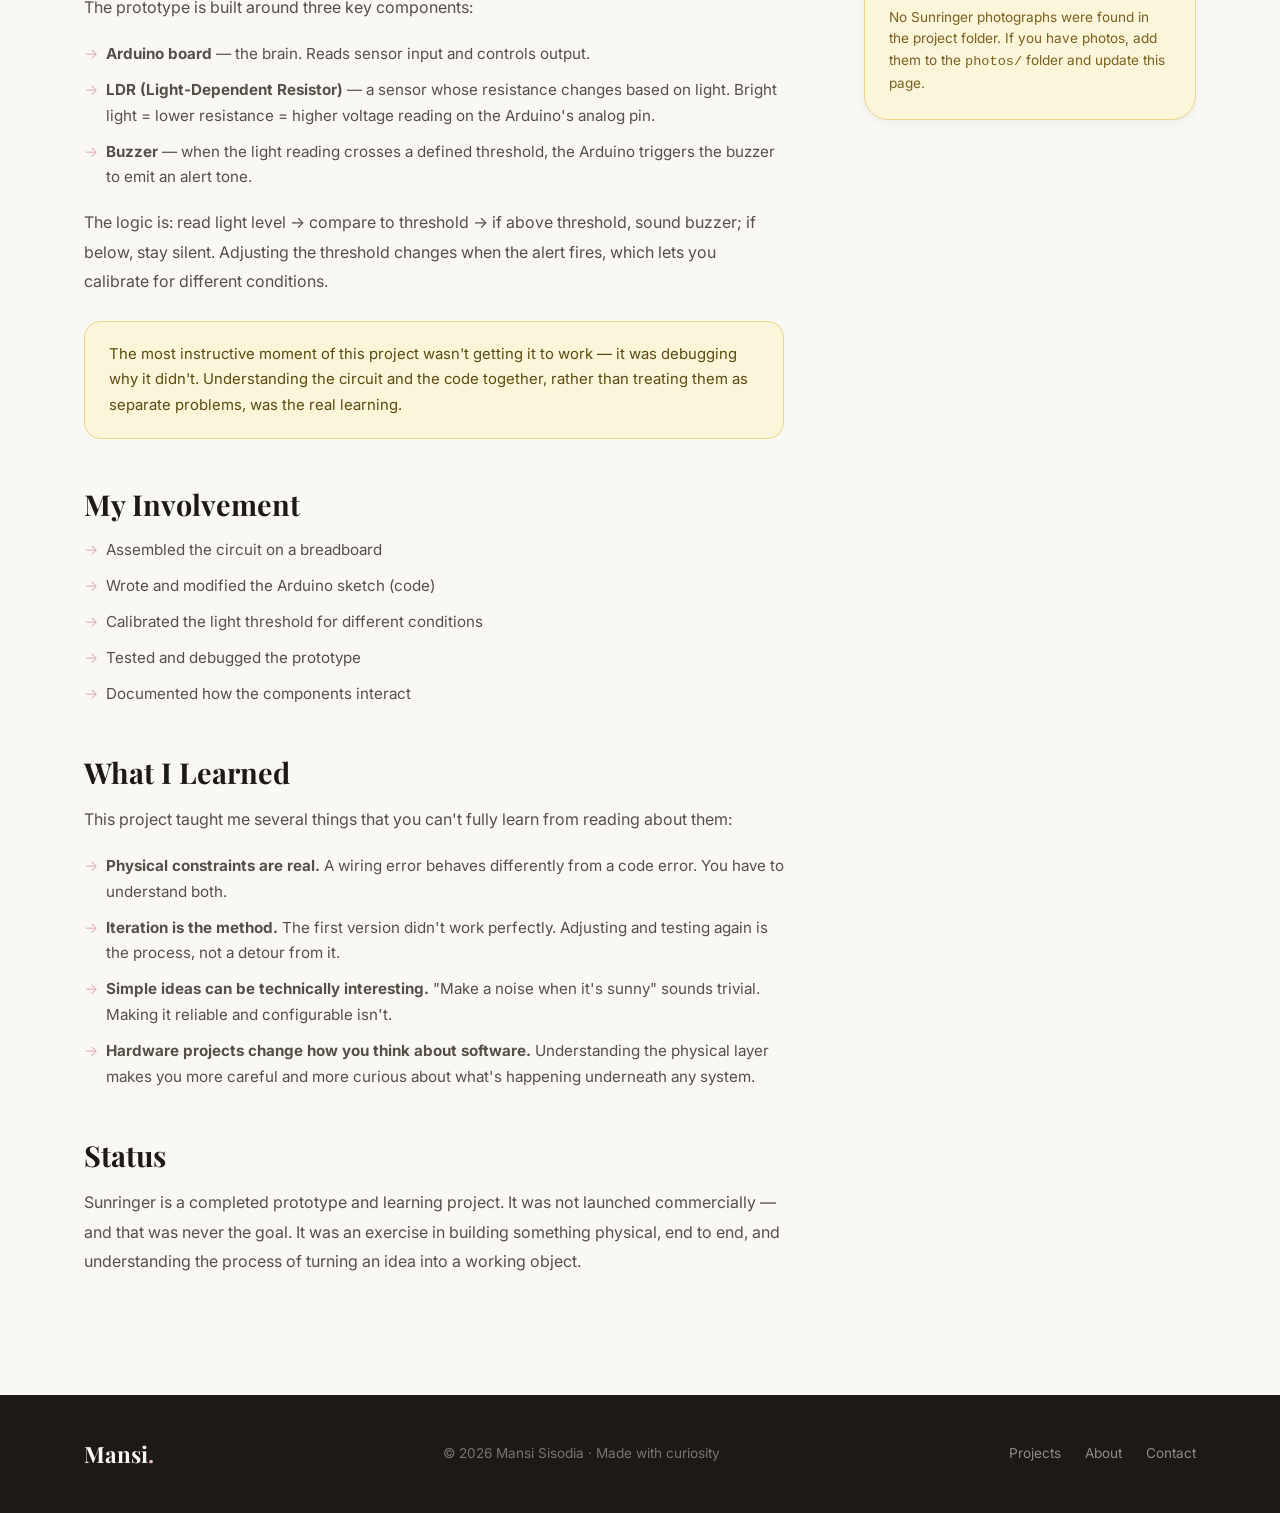
<file: sunringer.html>
<!DOCTYPE html>
<html lang="en">
<head>
  <meta charset="UTF-8" />
  <meta name="viewport" content="width=device-width, initial-scale=1.0" />
  <title>Sunringer — Arduino Learning Project | Mansi Sisodia</title>
  <meta name="description" content="Case study: Sunringer — an Arduino-based sunlight alert device using an LDR sensor and buzzer. A hands-on learning project." />
  <link rel="preconnect" href="https://fonts.googleapis.com" />
  <link rel="preconnect" href="https://fonts.gstatic.com" crossorigin />
  <link href="https://fonts.googleapis.com/css2?family=Playfair+Display:ital,wght@0,400;0,600;0,700;1,400&family=Inter:wght@300;400;500;600&display=swap" rel="stylesheet" />
  <link rel="stylesheet" href="style.css" />
</head>
<body>

  <!-- NAV -->
  <header class="nav" id="nav">
    <div class="nav-inner">
      <a href="index.html" class="nav-logo">Mansi<span>.</span></a>
      <nav class="nav-links" id="navLinks">
        <a href="index.html#projects">Projects</a>
        <a href="index.html#experience">Experience</a>
        <a href="index.html#leadership">Leadership</a>
        <a href="index.html#about">About</a>
        <a href="index.html#contact">Contact</a>
        <a href="cv/Mansi Sisodia_CV Final.pdf" target="_blank" class="btn btn-sm">View CV</a>
      </nav>
      <button class="hamburger" id="hamburger" aria-label="Toggle menu">
        <span></span><span></span><span></span>
      </button>
    </div>
  </header>

  <!-- CASE HERO -->
  <section class="case-hero">
    <div class="case-hero-inner">
      <a href="index.html#projects" class="case-back reveal">← Back to projects</a>

      <div class="case-hero-meta reveal">
        <span class="tag tag-yellow">Hardware</span>
        <span class="tag tag-lavender">Learning Project</span>
        <span class="tag tag-blue">Arduino</span>
      </div>

      <h1 class="case-hero-title reveal">Sunringer</h1>
      <p class="case-hero-subtitle reveal">
        A sunlight-based alert device built with Arduino, an LDR sensor and a buzzer — 
        a hands-on learning project that taught me what it means to prototype something 
        physical from scratch without a guide for every step.
      </p>

      <div class="case-hero-image reveal" style="background: linear-gradient(135deg, #FBF5D9 0%, #E8F4E8 100%); display:flex; align-items:center; justify-content:center; height:320px; border-radius:24px;">
        <div style="text-align:center; color:var(--text-muted);">
          <div style="font-size:5rem; margin-bottom:16px;">☀️</div>
          <p style="font-family:'Playfair Display',serif; font-size:1.4rem; color:var(--text-secondary);">Sunringer</p>
          <p style="font-size:0.9rem; margin-top:8px;">📷 No photograph available — project documentation was not provided</p>
        </div>
      </div>
    </div>
  </section>

  <!-- CASE BODY -->
  <div class="case-body">
    <main class="case-main">

      <h2>Overview</h2>
      <p>
        Sunringer is a small Arduino-based device designed to detect sunlight levels and alert the user when a threshold is crossed — using an LDR (light-dependent resistor) to sense light intensity and a buzzer to signal the alert.
      </p>
      <p>
        This was a learning project. The goal was never to launch a commercial product — it was to understand how physical prototyping works: what it takes to take an idea, wire up components, write basic code and make a real thing that actually responds to the real world.
      </p>

      <h2>The Idea</h2>
      <p>
        The concept behind Sunringer is simple: sunlight exposure matters. Whether for plant care, UV awareness, laundry timing or just personal reminders — there are everyday situations where knowing that light levels have changed is genuinely useful.
      </p>
      <p>
        An LDR-based alert is an elegant solution to this: cheap, low-power, and physically straightforward. The challenge is in making it work reliably and understanding why it doesn't when it doesn't.
      </p>

      <h2>How It Works</h2>
      <p>
        The prototype is built around three key components:
      </p>
      <ul>
        <li><strong>Arduino board</strong> — the brain. Reads sensor input and controls output.</li>
        <li><strong>LDR (Light-Dependent Resistor)</strong> — a sensor whose resistance changes based on light. Bright light = lower resistance = higher voltage reading on the Arduino's analog pin.</li>
        <li><strong>Buzzer</strong> — when the light reading crosses a defined threshold, the Arduino triggers the buzzer to emit an alert tone.</li>
      </ul>
      <p>
        The logic is: read light level → compare to threshold → if above threshold, sound buzzer; if below, stay silent. Adjusting the threshold changes when the alert fires, which lets you calibrate for different conditions.
      </p>

      <div class="callout">
        <p>
          The most instructive moment of this project wasn't getting it to work — 
          it was debugging why it didn't. Understanding the circuit and the code together, 
          rather than treating them as separate problems, was the real learning.
        </p>
      </div>

      <h2>My Involvement</h2>
      <ul>
        <li>Assembled the circuit on a breadboard</li>
        <li>Wrote and modified the Arduino sketch (code)</li>
        <li>Calibrated the light threshold for different conditions</li>
        <li>Tested and debugged the prototype</li>
        <li>Documented how the components interact</li>
      </ul>

      <h2>What I Learned</h2>
      <p>
        This project taught me several things that you can't fully learn from reading about them:
      </p>
      <ul>
        <li><strong>Physical constraints are real.</strong> A wiring error behaves differently from a code error. You have to understand both.</li>
        <li><strong>Iteration is the method.</strong> The first version didn't work perfectly. Adjusting and testing again is the process, not a detour from it.</li>
        <li><strong>Simple ideas can be technically interesting.</strong> "Make a noise when it's sunny" sounds trivial. Making it reliable and configurable isn't.</li>
        <li><strong>Hardware projects change how you think about software.</strong> Understanding the physical layer makes you more careful and more curious about what's happening underneath any system.</li>
      </ul>

      <h2>Status</h2>
      <p>
        Sunringer is a completed prototype and learning project. It was not launched commercially — and that was never the goal. It was an exercise in building something physical, end to end, and understanding the process of turning an idea into a working object.
      </p>

    </main>

    <!-- SIDEBAR -->
    <aside class="case-sidebar">

      <div class="case-sidebar-card reveal">
        <h4>Project Type</h4>
        <p>Hardware Prototype — Learning Project</p>
      </div>

      <div class="case-sidebar-card reveal reveal-delay-1">
        <h4>Components</h4>
        <div style="display:flex; flex-wrap:wrap; gap:6px; margin-top:8px;">
          <span class="tag tag-yellow">Arduino</span>
          <span class="tag tag-blue">LDR Sensor</span>
          <span class="tag tag-lavender">Buzzer</span>
          <span class="tag tag-green">Breadboard</span>
        </div>
      </div>

      <div class="case-sidebar-card reveal reveal-delay-2">
        <h4>Status</h4>
        <p>Completed prototype. Not a commercial product.</p>
      </div>

      <div class="case-sidebar-card reveal">
        <h4>Key Skills</h4>
        <p>Circuit assembly, Arduino programming, debugging, iterative prototyping</p>
      </div>

      <div class="case-sidebar-card reveal reveal-delay-1" style="background: var(--yellow-light); border-color: var(--yellow);">
        <h4 style="color: #7a6020;">📷 Asset Note</h4>
        <p style="color: #7a6020; font-size:0.85rem;">No Sunringer photographs were found in the project folder. If you have photos, add them to the <code>photos/</code> folder and update this page.</p>
      </div>

    </aside>
  </div>

  <!-- FOOTER -->
  <footer class="footer">
    <div class="container">
      <div class="footer-inner">
        <a href="index.html" class="nav-logo">Mansi<span>.</span></a>
        <p class="footer-copy">© 2026 Mansi Sisodia · Made with curiosity</p>
        <nav class="footer-nav">
          <a href="index.html#projects">Projects</a>
          <a href="index.html#about">About</a>
          <a href="index.html#contact">Contact</a>
        </nav>
      </div>
    </div>
  </footer>

  <script src="script.js"></script>
</body>
</html>
</file>
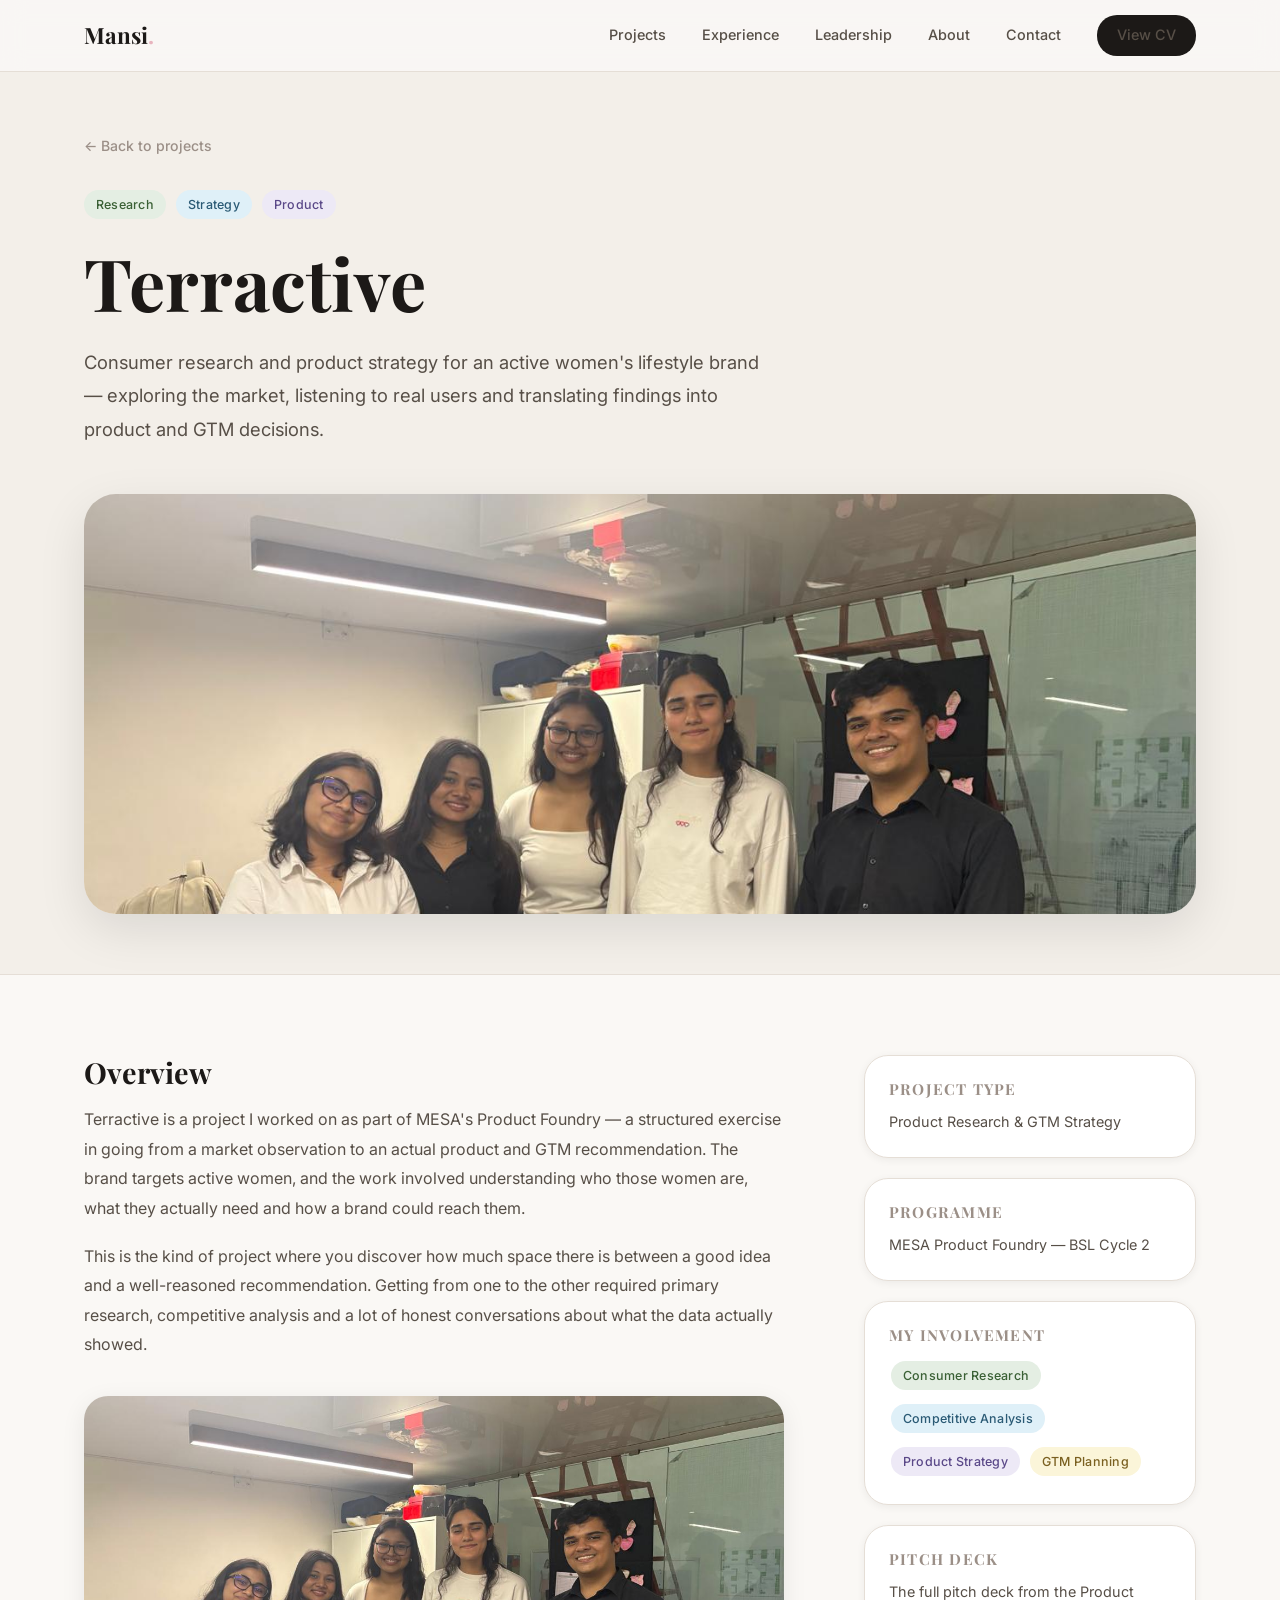
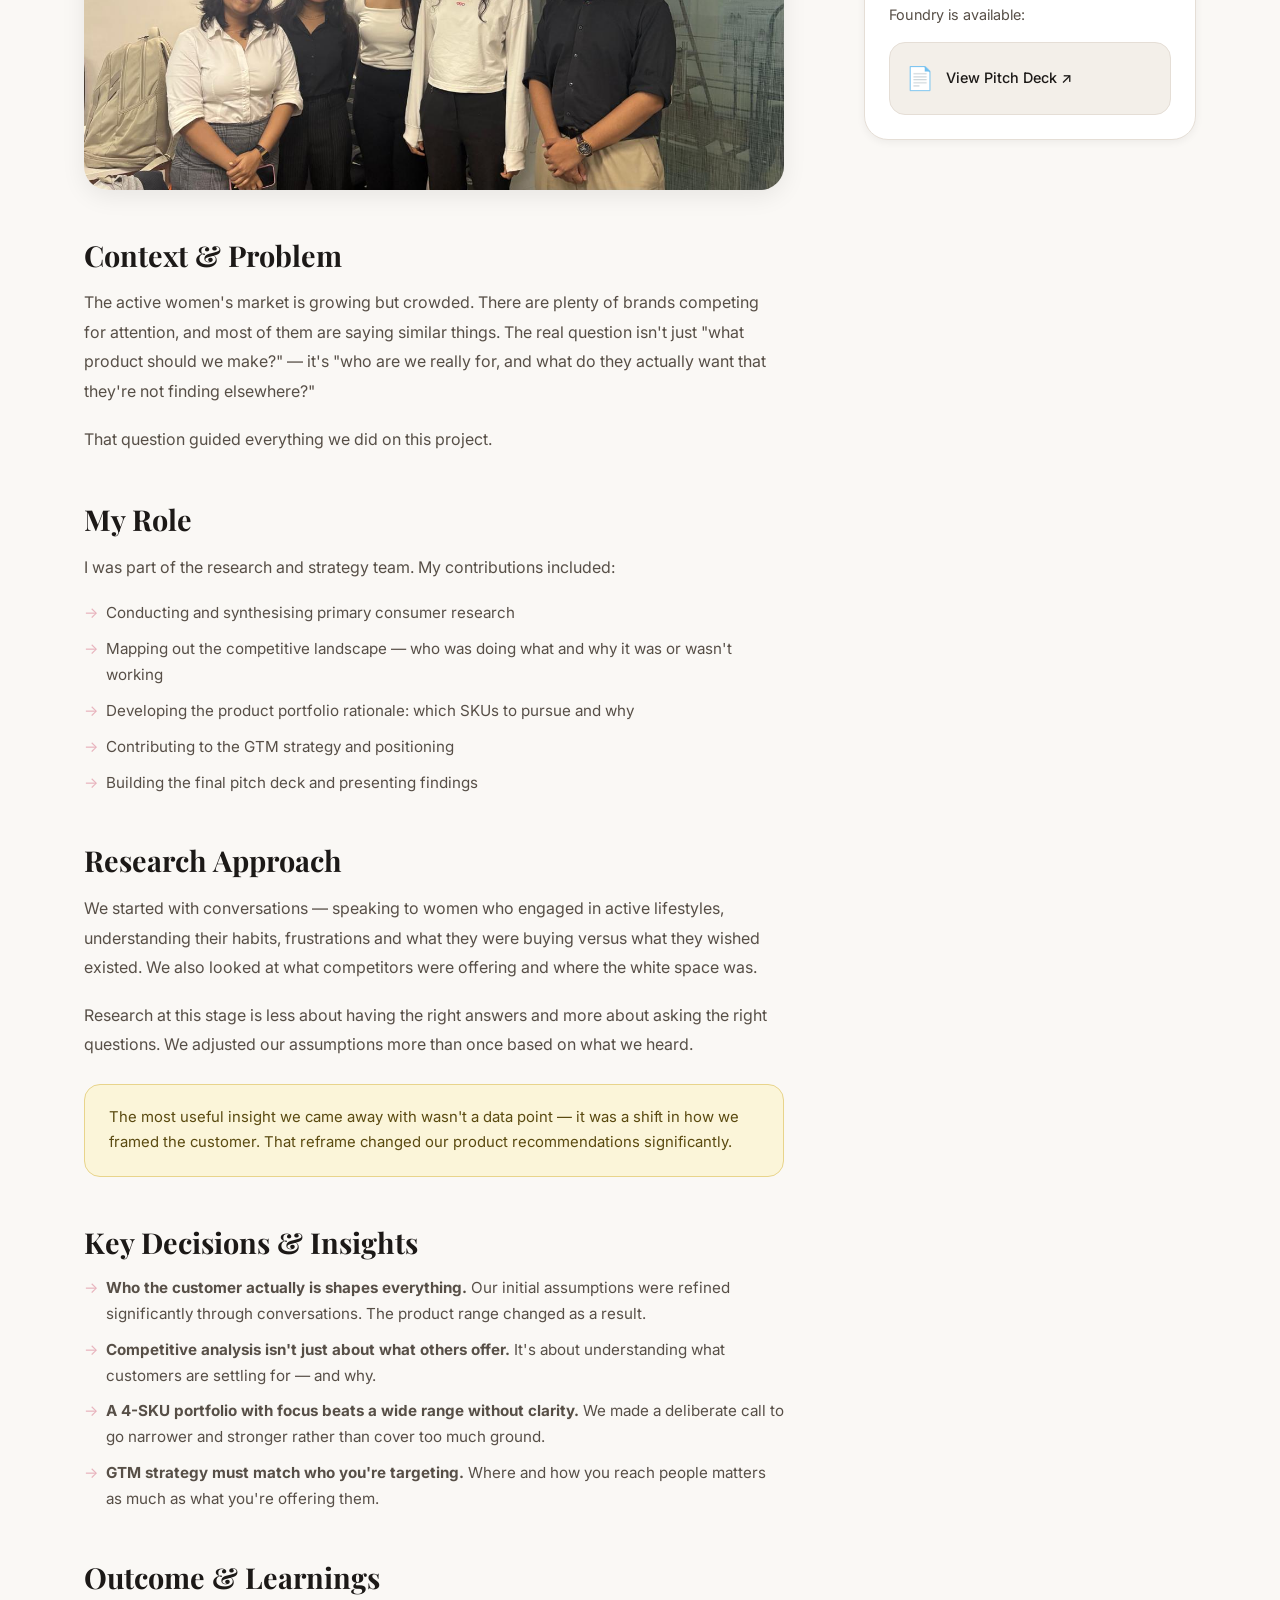
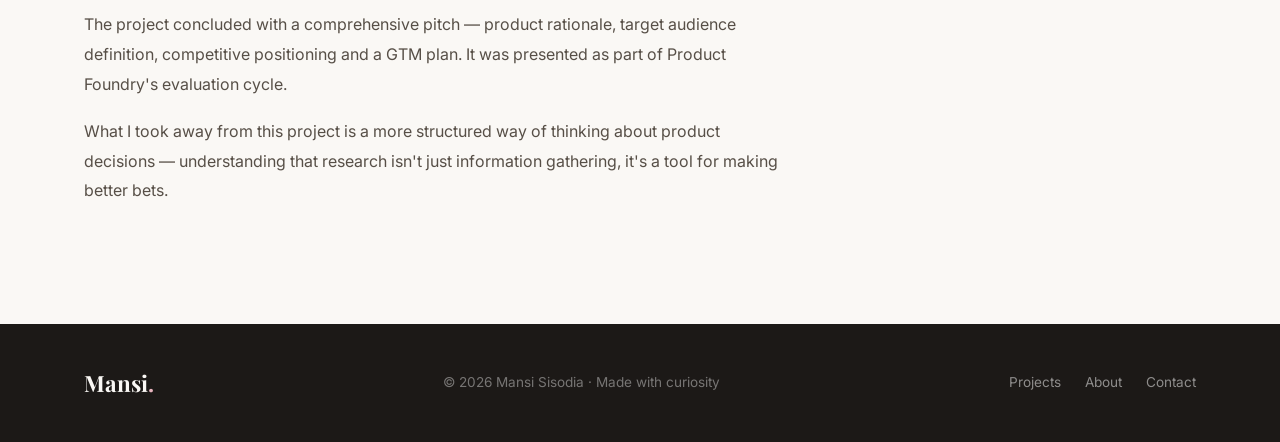
<file: terractive.html>
<!DOCTYPE html>
<html lang="en">
<head>
  <meta charset="UTF-8" />
  <meta name="viewport" content="width=device-width, initial-scale=1.0" />
  <title>Terractive — Product Research & Strategy | Mansi Sisodia</title>
  <meta name="description" content="Case study: Terractive — product research, consumer insights and GTM strategy for an active women's lifestyle brand." />
  <link rel="preconnect" href="https://fonts.googleapis.com" />
  <link rel="preconnect" href="https://fonts.gstatic.com" crossorigin />
  <link href="https://fonts.googleapis.com/css2?family=Playfair+Display:ital,wght@0,400;0,600;0,700;1,400&family=Inter:wght@300;400;500;600&display=swap" rel="stylesheet" />
  <link rel="stylesheet" href="style.css" />
</head>
<body>

  <!-- NAV -->
  <header class="nav" id="nav">
    <div class="nav-inner">
      <a href="index.html" class="nav-logo">Mansi<span>.</span></a>
      <nav class="nav-links" id="navLinks">
        <a href="index.html#projects">Projects</a>
        <a href="index.html#experience">Experience</a>
        <a href="index.html#leadership">Leadership</a>
        <a href="index.html#about">About</a>
        <a href="index.html#contact">Contact</a>
        <a href="cv/Mansi Sisodia_CV Final.pdf" target="_blank" class="btn btn-sm">View CV</a>
      </nav>
      <button class="hamburger" id="hamburger" aria-label="Toggle menu">
        <span></span><span></span><span></span>
      </button>
    </div>
  </header>

  <!-- CASE HERO -->
  <section class="case-hero">
    <div class="case-hero-inner">
      <a href="index.html#projects" class="case-back reveal">← Back to projects</a>

      <div class="case-hero-meta reveal">
        <span class="tag tag-green">Research</span>
        <span class="tag tag-blue">Strategy</span>
        <span class="tag tag-lavender">Product</span>
      </div>

      <h1 class="case-hero-title reveal">Terractive</h1>
      <p class="case-hero-subtitle reveal">
        Consumer research and product strategy for an active women's lifestyle brand — 
        exploring the market, listening to real users and translating findings into 
        product and GTM decisions.
      </p>

      <div class="case-hero-image reveal">
        <img src="photos/terractive.jpeg" alt="Terractive research team — group photo" style="object-position: center top;" />
      </div>
    </div>
  </section>

  <!-- CASE BODY -->
  <div class="case-body">
    <main class="case-main">

      <h2>Overview</h2>
      <p>
        Terractive is a project I worked on as part of MESA's Product Foundry — a structured exercise in going from a market observation to an actual product and GTM recommendation. The brand targets active women, and the work involved understanding who those women are, what they actually need and how a brand could reach them.
      </p>
      <p>
        This is the kind of project where you discover how much space there is between a good idea and a well-reasoned recommendation. Getting from one to the other required primary research, competitive analysis and a lot of honest conversations about what the data actually showed.
      </p>

      <div class="case-images reveal">
        <img src="photos/terractive.jpeg" alt="Terractive team — research and strategy group" />
      </div>

      <h2>Context & Problem</h2>
      <p>
        The active women's market is growing but crowded. There are plenty of brands competing for attention, and most of them are saying similar things. The real question isn't just "what product should we make?" — it's "who are we really for, and what do they actually want that they're not finding elsewhere?"
      </p>
      <p>
        That question guided everything we did on this project.
      </p>

      <h2>My Role</h2>
      <p>
        I was part of the research and strategy team. My contributions included:
      </p>
      <ul>
        <li>Conducting and synthesising primary consumer research</li>
        <li>Mapping out the competitive landscape — who was doing what and why it was or wasn't working</li>
        <li>Developing the product portfolio rationale: which SKUs to pursue and why</li>
        <li>Contributing to the GTM strategy and positioning</li>
        <li>Building the final pitch deck and presenting findings</li>
      </ul>

      <h2>Research Approach</h2>
      <p>
        We started with conversations — speaking to women who engaged in active lifestyles, understanding their habits, frustrations and what they were buying versus what they wished existed. We also looked at what competitors were offering and where the white space was.
      </p>
      <p>
        Research at this stage is less about having the right answers and more about asking the right questions. We adjusted our assumptions more than once based on what we heard.
      </p>

      <div class="callout">
        <p>
          The most useful insight we came away with wasn't a data point — it was a shift 
          in how we framed the customer. That reframe changed our product recommendations significantly.
        </p>
      </div>

      <h2>Key Decisions & Insights</h2>
      <ul>
        <li>
          <strong>Who the customer actually is shapes everything.</strong> Our initial assumptions were refined significantly through conversations. The product range changed as a result.
        </li>
        <li>
          <strong>Competitive analysis isn't just about what others offer.</strong> It's about understanding what customers are settling for — and why.
        </li>
        <li>
          <strong>A 4-SKU portfolio with focus beats a wide range without clarity.</strong> We made a deliberate call to go narrower and stronger rather than cover too much ground.
        </li>
        <li>
          <strong>GTM strategy must match who you're targeting.</strong> Where and how you reach people matters as much as what you're offering them.
        </li>
      </ul>

      <h2>Outcome & Learnings</h2>
      <p>
        The project concluded with a comprehensive pitch — product rationale, target audience definition, competitive positioning and a GTM plan. It was presented as part of Product Foundry's evaluation cycle.
      </p>
      <p>
        What I took away from this project is a more structured way of thinking about product decisions — understanding that research isn't just information gathering, it's a tool for making better bets.
      </p>

    </main>

    <!-- SIDEBAR -->
    <aside class="case-sidebar">

      <div class="case-sidebar-card reveal">
        <h4>Project Type</h4>
        <p>Product Research & GTM Strategy</p>
      </div>

      <div class="case-sidebar-card reveal reveal-delay-1">
        <h4>Programme</h4>
        <p>MESA Product Foundry — BSL Cycle 2</p>
      </div>

      <div class="case-sidebar-card reveal reveal-delay-2">
        <h4>My Involvement</h4>
        <div style="display:flex; flex-wrap:wrap; gap:6px; margin-top:8px;">
          <span class="tag tag-green">Consumer Research</span>
          <span class="tag tag-blue">Competitive Analysis</span>
          <span class="tag tag-lavender">Product Strategy</span>
          <span class="tag tag-yellow">GTM Planning</span>
        </div>
      </div>

      <div class="case-sidebar-card reveal">
        <h4>Pitch Deck</h4>
        <p>The full pitch deck from the Product Foundry is available:</p>
        <a href="pitch deck/bsl cycle 2 product foundry final (2).pdf" target="_blank" class="case-doc-link">
          <span class="doc-icon">📄</span>
          View Pitch Deck ↗
        </a>
      </div>

    </aside>
  </div>

  <!-- FOOTER -->
  <footer class="footer">
    <div class="container">
      <div class="footer-inner">
        <a href="index.html" class="nav-logo">Mansi<span>.</span></a>
        <p class="footer-copy">© 2026 Mansi Sisodia · Made with curiosity</p>
        <nav class="footer-nav">
          <a href="index.html#projects">Projects</a>
          <a href="index.html#about">About</a>
          <a href="index.html#contact">Contact</a>
        </nav>
      </div>
    </div>
  </footer>

  <script src="script.js"></script>
</body>
</html>
</file>
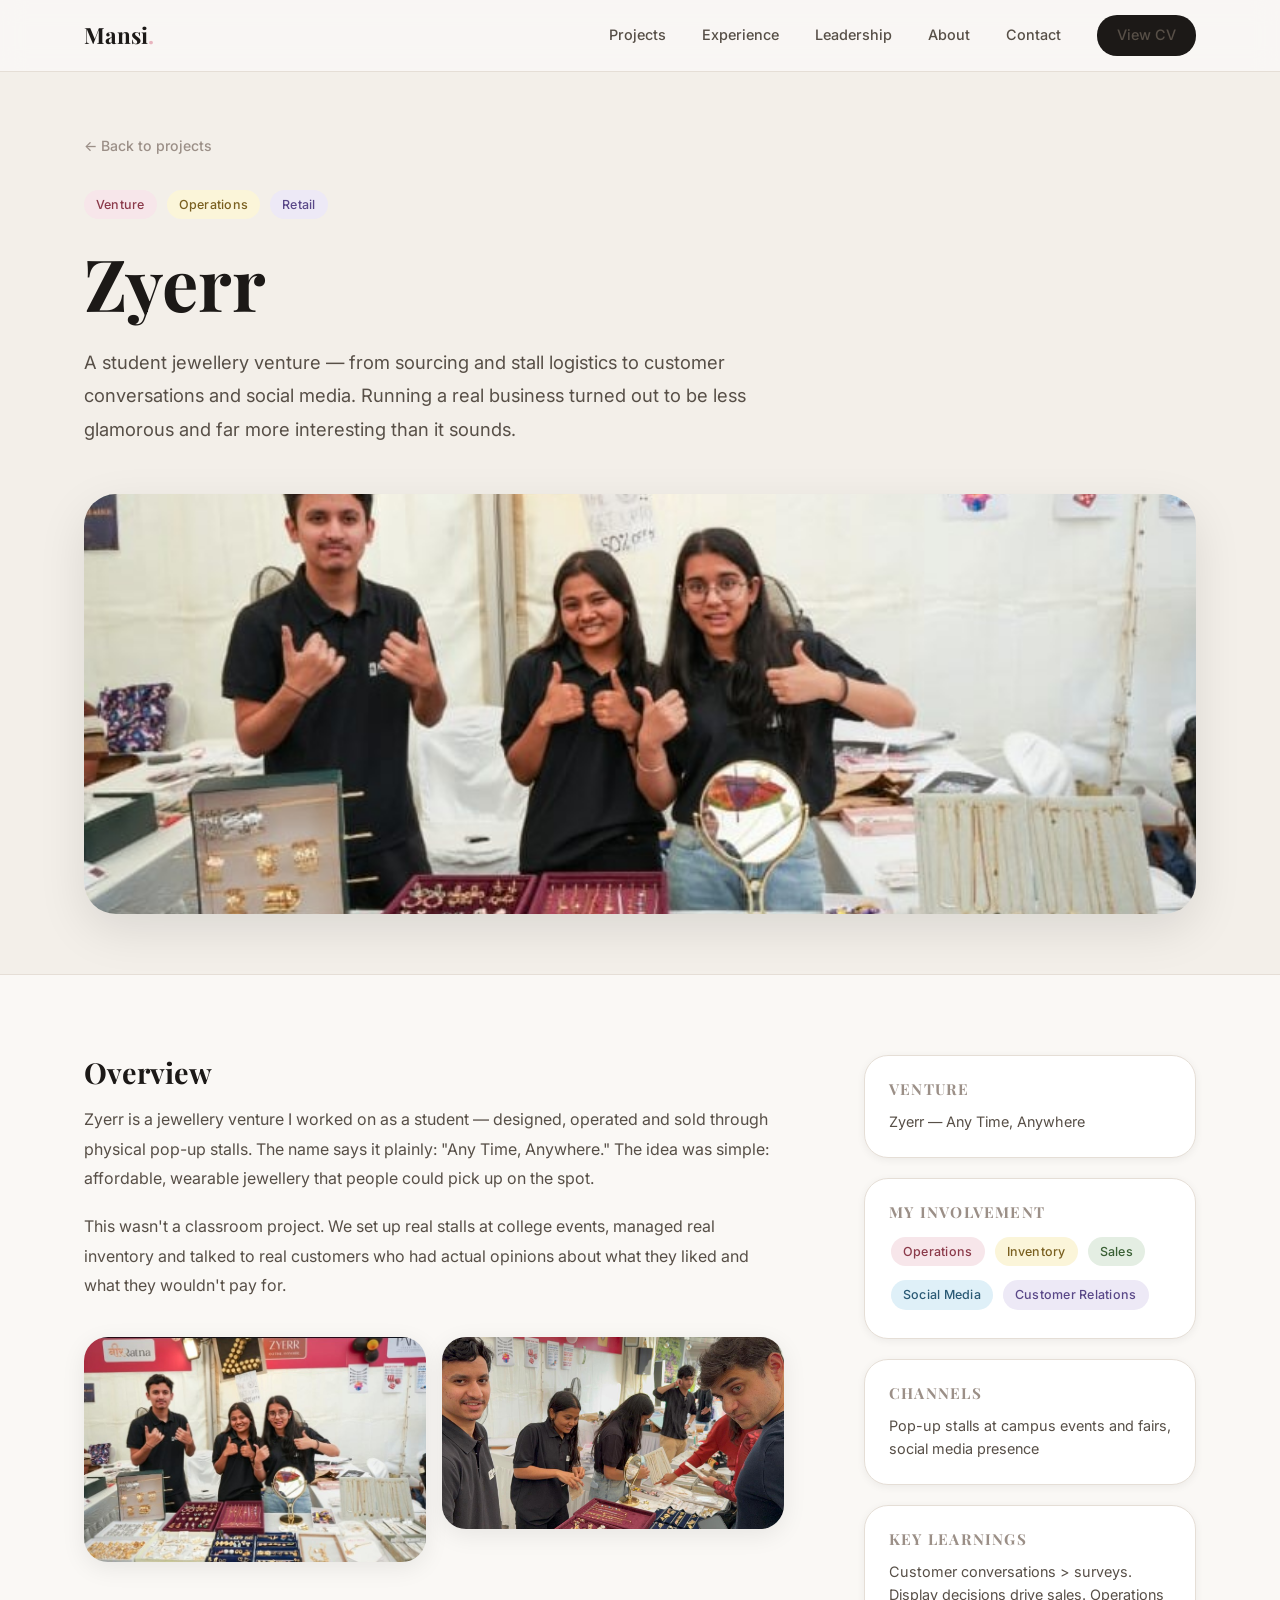
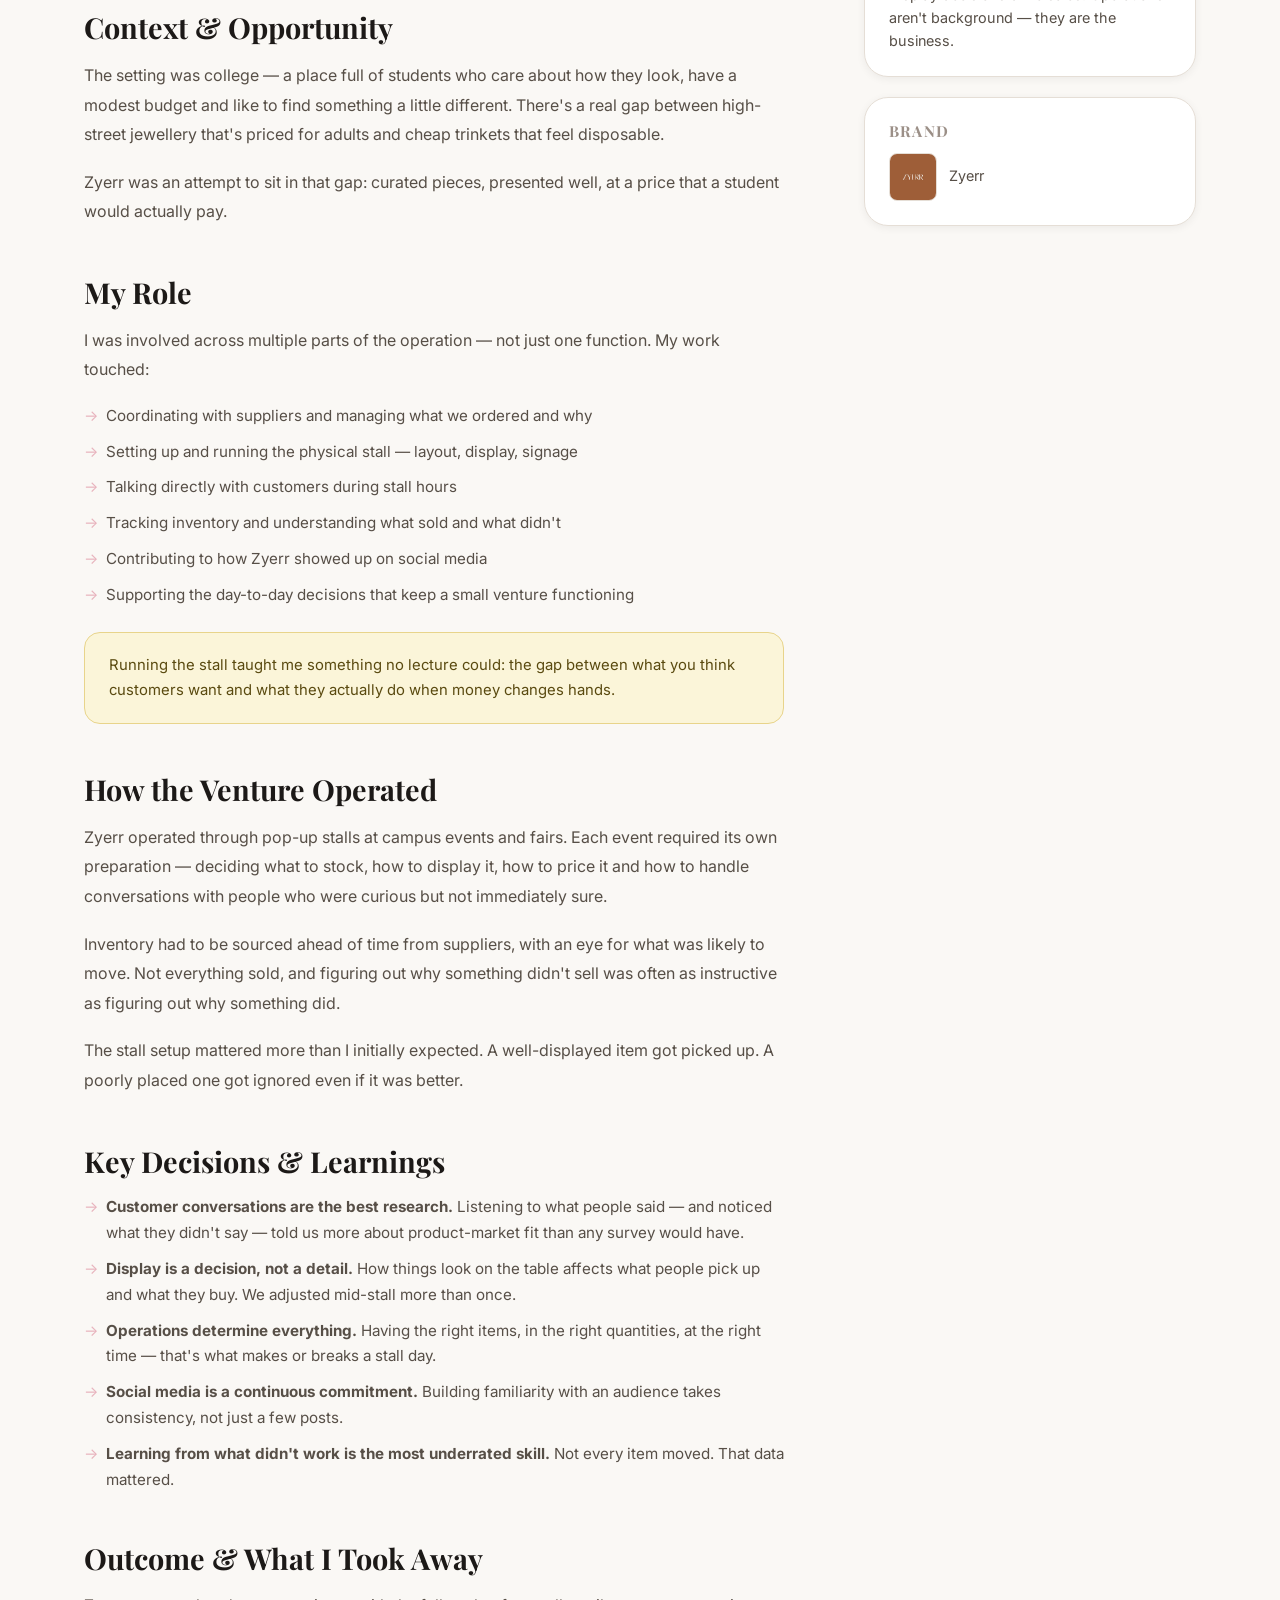
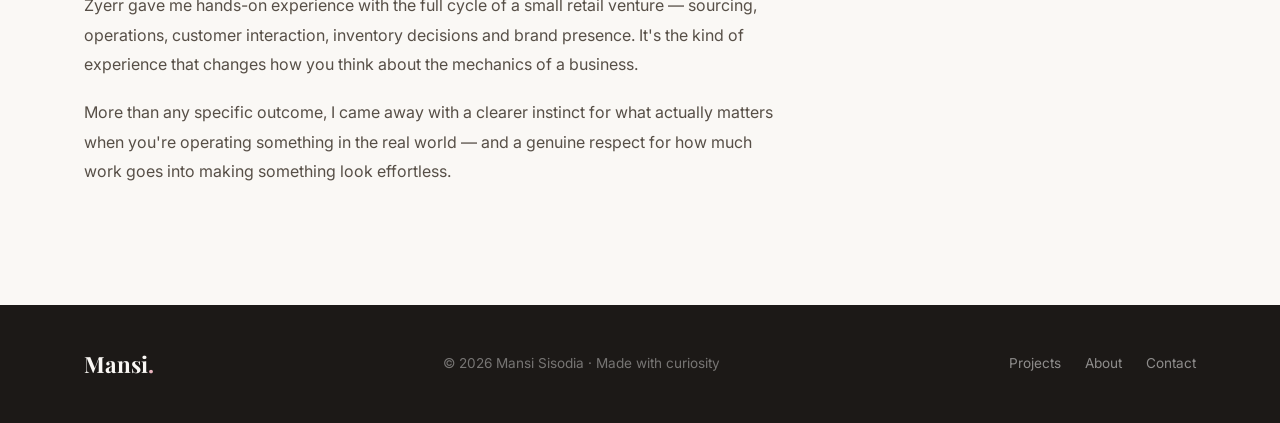
<file: zyerr.html>
<!DOCTYPE html>
<html lang="en">
<head>
  <meta charset="UTF-8" />
  <meta name="viewport" content="width=device-width, initial-scale=1.0" />
  <title>Zyerr — Jewellery Venture | Mansi Sisodia</title>
  <meta name="description" content="Case study: Zyerr jewellery venture — operations, stalls, customer behaviour and learning to run a business from scratch." />
  <link rel="preconnect" href="https://fonts.googleapis.com" />
  <link rel="preconnect" href="https://fonts.gstatic.com" crossorigin />
  <link href="https://fonts.googleapis.com/css2?family=Playfair+Display:ital,wght@0,400;0,600;0,700;1,400&family=Inter:wght@300;400;500;600&display=swap" rel="stylesheet" />
  <link rel="stylesheet" href="style.css" />
</head>
<body>

  <!-- NAV -->
  <header class="nav" id="nav">
    <div class="nav-inner">
      <a href="index.html" class="nav-logo">Mansi<span>.</span></a>
      <nav class="nav-links" id="navLinks">
        <a href="index.html#projects">Projects</a>
        <a href="index.html#experience">Experience</a>
        <a href="index.html#leadership">Leadership</a>
        <a href="index.html#about">About</a>
        <a href="index.html#contact">Contact</a>
        <a href="cv/Mansi Sisodia_CV Final.pdf" target="_blank" class="btn btn-sm">View CV</a>
      </nav>
      <button class="hamburger" id="hamburger" aria-label="Toggle menu">
        <span></span><span></span><span></span>
      </button>
    </div>
  </header>

  <!-- CASE HERO -->
  <section class="case-hero">
    <div class="case-hero-inner">
      <a href="index.html#projects" class="case-back reveal">← Back to projects</a>

      <div class="case-hero-meta reveal">
        <span class="tag tag-pink">Venture</span>
        <span class="tag tag-yellow">Operations</span>
        <span class="tag tag-lavender">Retail</span>
      </div>

      <h1 class="case-hero-title reveal">Zyerr</h1>
      <p class="case-hero-subtitle reveal">
        A student jewellery venture — from sourcing and stall logistics to customer 
        conversations and social media. Running a real business turned out to be 
        less glamorous and far more interesting than it sounds.
      </p>

      <div class="case-hero-image reveal">
        <img src="photos/Zyerr 1.jpeg" alt="Zyerr jewellery stall — team with thumbs up at the BYOB Mesa event" />
      </div>
    </div>
  </section>

  <!-- CASE BODY -->
  <div class="case-body">

    <!-- MAIN CONTENT -->
    <main class="case-main">

      <h2>Overview</h2>
      <p>
        Zyerr is a jewellery venture I worked on as a student — designed, operated and sold through physical pop-up stalls. The name says it plainly: "Any Time, Anywhere." The idea was simple: affordable, wearable jewellery that people could pick up on the spot.
      </p>
      <p>
        This wasn't a classroom project. We set up real stalls at college events, managed real inventory and talked to real customers who had actual opinions about what they liked and what they wouldn't pay for.
      </p>

      <div class="case-images case-images-2col reveal">
        <img src="photos/Zyerr 1.jpeg" alt="Zyerr stall at BYOB Mesa event — team posing with jewellery display" />
        <img src="photos/Zyerr 2.jpeg" alt="Zyerr stall — Mansi assisting a customer at the jewellery display" />
      </div>

      <h2>Context & Opportunity</h2>
      <p>
        The setting was college — a place full of students who care about how they look, have a modest budget and like to find something a little different. There's a real gap between high-street jewellery that's priced for adults and cheap trinkets that feel disposable.
      </p>
      <p>
        Zyerr was an attempt to sit in that gap: curated pieces, presented well, at a price that a student would actually pay.
      </p>

      <h2>My Role</h2>
      <p>
        I was involved across multiple parts of the operation — not just one function. My work touched:
      </p>
      <ul>
        <li>Coordinating with suppliers and managing what we ordered and why</li>
        <li>Setting up and running the physical stall — layout, display, signage</li>
        <li>Talking directly with customers during stall hours</li>
        <li>Tracking inventory and understanding what sold and what didn't</li>
        <li>Contributing to how Zyerr showed up on social media</li>
        <li>Supporting the day-to-day decisions that keep a small venture functioning</li>
      </ul>

      <div class="callout">
        <p>
          Running the stall taught me something no lecture could: the gap between 
          what you think customers want and what they actually do when money changes hands.
        </p>
      </div>

      <h2>How the Venture Operated</h2>
      <p>
        Zyerr operated through pop-up stalls at campus events and fairs. Each event required its own preparation — deciding what to stock, how to display it, how to price it and how to handle conversations with people who were curious but not immediately sure.
      </p>
      <p>
        Inventory had to be sourced ahead of time from suppliers, with an eye for what was likely to move. Not everything sold, and figuring out why something didn't sell was often as instructive as figuring out why something did.
      </p>
      <p>
        The stall setup mattered more than I initially expected. A well-displayed item got picked up. A poorly placed one got ignored even if it was better.
      </p>

      <h2>Key Decisions & Learnings</h2>
      <ul>
        <li>
          <strong>Customer conversations are the best research.</strong> Listening to what people said — and noticed what they didn't say — told us more about product-market fit than any survey would have.
        </li>
        <li>
          <strong>Display is a decision, not a detail.</strong> How things look on the table affects what people pick up and what they buy. We adjusted mid-stall more than once.
        </li>
        <li>
          <strong>Operations determine everything.</strong> Having the right items, in the right quantities, at the right time — that's what makes or breaks a stall day.
        </li>
        <li>
          <strong>Social media is a continuous commitment.</strong> Building familiarity with an audience takes consistency, not just a few posts.
        </li>
        <li>
          <strong>Learning from what didn't work is the most underrated skill.</strong> Not every item moved. That data mattered.
        </li>
      </ul>

      <h2>Outcome & What I Took Away</h2>
      <p>
        Zyerr gave me hands-on experience with the full cycle of a small retail venture — sourcing, operations, customer interaction, inventory decisions and brand presence. It's the kind of experience that changes how you think about the mechanics of a business.
      </p>
      <p>
        More than any specific outcome, I came away with a clearer instinct for what actually matters when you're operating something in the real world — and a genuine respect for how much work goes into making something look effortless.
      </p>

    </main>

    <!-- SIDEBAR -->
    <aside class="case-sidebar">

      <div class="case-sidebar-card reveal">
        <h4>Venture</h4>
        <p>Zyerr — Any Time, Anywhere</p>
      </div>

      <div class="case-sidebar-card reveal reveal-delay-1">
        <h4>My Involvement</h4>
        <div style="display:flex; flex-wrap:wrap; gap:6px; margin-top:8px;">
          <span class="tag tag-pink">Operations</span>
          <span class="tag tag-yellow">Inventory</span>
          <span class="tag tag-green">Sales</span>
          <span class="tag tag-blue">Social Media</span>
          <span class="tag tag-lavender">Customer Relations</span>
        </div>
      </div>

      <div class="case-sidebar-card reveal reveal-delay-2">
        <h4>Channels</h4>
        <p>Pop-up stalls at campus events and fairs, social media presence</p>
      </div>

      <div class="case-sidebar-card reveal">
        <h4>Key Learnings</h4>
        <p>Customer conversations > surveys. Display decisions drive sales. Operations aren't background — they are the business.</p>
      </div>

      <div class="case-sidebar-card reveal reveal-delay-1">
        <h4>Brand</h4>
        <div style="display:flex; align-items:center; gap:12px; margin-top:8px;">
          <img src="photos/Zyerr logo.jpeg" alt="Zyerr logo" style="width:48px;height:48px;object-fit:contain;border-radius:8px;border:1px solid var(--border);" />
          <span style="font-size:0.9rem;color:var(--text-secondary);">Zyerr</span>
        </div>
      </div>

    </aside>
  </div>

  <!-- FOOTER -->
  <footer class="footer">
    <div class="container">
      <div class="footer-inner">
        <a href="index.html" class="nav-logo">Mansi<span>.</span></a>
        <p class="footer-copy">© 2026 Mansi Sisodia · Made with curiosity</p>
        <nav class="footer-nav">
          <a href="index.html#projects">Projects</a>
          <a href="index.html#about">About</a>
          <a href="index.html#contact">Contact</a>
        </nav>
      </div>
    </div>
  </footer>

  <script src="script.js"></script>
</body>
</html>
</file>
<file: style.css>
/* ──────────────────────────────────────────────
   MANSI SISODIA — PORTFOLIO
   Global Styles + Design System
   ────────────────────────────────────────────── */

/* Google Fonts: Playfair Display + Inter */
@import url('https://fonts.googleapis.com/css2?family=Playfair+Display:ital,wght@0,400;0,600;0,700;1,400&family=Inter:wght@300;400;500;600&display=swap');

/* ── DESIGN TOKENS ── */
:root {
  --ivory:        #FAF8F5;
  --ivory-dark:   #F3EFE9;
  --ivory-mid:    #EDE8E0;
  --pink:         #E8B4BE;
  --pink-light:   #F7E6EA;
  --lavender:     #C7BADD;
  --lavender-light: #EDE9F6;
  --yellow:       #E8D48B;
  --yellow-light: #FBF5D9;
  --sage:         #A8C5A0;
  --sage-light:   #E4EEE3;
  --powder:       #A8C8DD;
  --powder-light: #DFF0F8;
  --brown:        #B5896A;
  --brown-light:  #F0E4D8;

  --text-primary:  #1C1917;
  --text-secondary:#574F47;
  --text-muted:    #9B8F87;
  --border:        #E5DED6;

  --shadow-sm: 0 2px 8px rgba(0,0,0,0.06);
  --shadow-md: 0 6px 24px rgba(0,0,0,0.08);
  --shadow-lg: 0 16px 48px rgba(0,0,0,0.10);

  --radius-sm: 8px;
  --radius-md: 16px;
  --radius-lg: 24px;
  --radius-xl: 32px;

  --transition: 0.3s cubic-bezier(0.4, 0, 0.2, 1);
  --nav-height: 72px;
}

/* ── RESET ── */
*, *::before, *::after { box-sizing: border-box; margin: 0; padding: 0; }

html {
  scroll-behavior: smooth;
  font-size: 16px;
}

body {
  font-family: 'Inter', -apple-system, BlinkMacSystemFont, sans-serif;
  background: var(--ivory);
  color: var(--text-primary);
  line-height: 1.7;
  overflow-x: hidden;
}

img {
  display: block;
  max-width: 100%;
  height: auto;
}

a { text-decoration: none; color: inherit; }
ul { list-style: none; }

/* ── TYPOGRAPHY ── */
h1, h2, h3, h4 {
  font-family: 'Playfair Display', Georgia, serif;
  line-height: 1.2;
  font-weight: 700;
}

h1 { font-size: clamp(2.8rem, 7vw, 5.5rem); }
h2 { font-size: clamp(2rem, 4vw, 3rem); }
h3 { font-size: clamp(1.3rem, 2.5vw, 1.7rem); }
h4 { font-size: 1.1rem; }

p { margin-bottom: 1rem; }
p:last-child { margin-bottom: 0; }

/* ── LAYOUT ── */
.container {
  max-width: 1160px;
  margin: 0 auto;
  padding: 0 24px;
}

.section {
  padding: 100px 0;
}

.section-alt {
  background: var(--ivory-dark);
}

.section-header {
  margin-bottom: 60px;
}

.section-label {
  font-size: 0.85rem;
  font-weight: 600;
  letter-spacing: 0.12em;
  text-transform: uppercase;
  color: var(--text-muted);
  margin-bottom: 12px;
}

.section-title {
  font-family: 'Playfair Display', serif;
  font-size: clamp(2rem, 4vw, 2.8rem);
  color: var(--text-primary);
}

/* ── BUTTONS ── */
.btn {
  display: inline-flex;
  align-items: center;
  gap: 8px;
  padding: 14px 28px;
  border-radius: 40px;
  font-size: 0.95rem;
  font-weight: 500;
  font-family: 'Inter', sans-serif;
  cursor: pointer;
  border: none;
  transition: var(--transition);
  white-space: nowrap;
}

.btn-primary {
  background: var(--text-primary);
  color: var(--ivory);
}
.btn-primary:hover {
  background: var(--text-secondary);
  transform: translateY(-2px);
  box-shadow: var(--shadow-md);
}

.btn-outline {
  background: transparent;
  color: var(--text-primary);
  border: 2px solid var(--border);
}
.btn-outline:hover {
  border-color: var(--text-primary);
  transform: translateY(-2px);
  box-shadow: var(--shadow-sm);
}

.btn-sm {
  padding: 8px 20px;
  font-size: 0.875rem;
  border-radius: 20px;
  background: var(--text-primary);
  color: var(--ivory);
}
.btn-sm:hover {
  background: var(--text-secondary);
}

/* ── TAGS / CHIPS ── */
.tag {
  display: inline-block;
  padding: 4px 12px;
  border-radius: 20px;
  font-size: 0.78rem;
  font-weight: 500;
  letter-spacing: 0.02em;
}

.tag-pink     { background: var(--pink-light); color: #8B3A4A; }
.tag-lavender { background: var(--lavender-light); color: #5A4888; }
.tag-yellow   { background: var(--yellow-light); color: #7A6020; }
.tag-sage, .tag-green { background: var(--sage-light); color: #3A6035; }
.tag-blue     { background: var(--powder-light); color: #2A5A75; }
.tag-brown    { background: var(--brown-light); color: #6B4020; }

/* ── NAV ── */
.nav {
  position: fixed;
  top: 0; left: 0; right: 0;
  z-index: 100;
  height: var(--nav-height);
  background: rgba(250, 248, 245, 0.88);
  backdrop-filter: blur(12px);
  -webkit-backdrop-filter: blur(12px);
  border-bottom: 1px solid var(--border);
  transition: var(--transition);
}

.nav.scrolled {
  box-shadow: var(--shadow-sm);
}

.nav-inner {
  max-width: 1160px;
  margin: 0 auto;
  padding: 0 24px;
  height: 100%;
  display: flex;
  align-items: center;
  justify-content: space-between;
}

.nav-logo {
  font-family: 'Playfair Display', serif;
  font-size: 1.4rem;
  font-weight: 700;
  color: var(--text-primary);
}
.nav-logo span { color: var(--pink); }

.nav-links {
  display: flex;
  align-items: center;
  gap: 36px;
}

.nav-links a {
  font-size: 0.9rem;
  font-weight: 500;
  color: var(--text-secondary);
  transition: var(--transition);
  position: relative;
}
.nav-links a:not(.btn):hover {
  color: var(--text-primary);
}
.nav-links a:not(.btn)::after {
  content: '';
  position: absolute;
  bottom: -3px; left: 0; right: 0;
  height: 2px;
  background: var(--pink);
  transform: scaleX(0);
  transition: var(--transition);
}
.nav-links a:not(.btn):hover::after { transform: scaleX(1); }

.hamburger {
  display: none;
  flex-direction: column;
  gap: 5px;
  background: none;
  border: none;
  cursor: pointer;
  padding: 6px;
}
.hamburger span {
  display: block;
  width: 24px;
  height: 2px;
  background: var(--text-primary);
  border-radius: 2px;
  transition: var(--transition);
}
.hamburger.open span:nth-child(1) { transform: translateY(7px) rotate(45deg); }
.hamburger.open span:nth-child(2) { opacity: 0; }
.hamburger.open span:nth-child(3) { transform: translateY(-7px) rotate(-45deg); }

/* ── HERO ── */
.hero {
  min-height: 100vh;
  padding-top: var(--nav-height);
  display: flex;
  flex-direction: column;
  justify-content: center;
  position: relative;
}

.hero-content {
  max-width: 1160px;
  margin: 0 auto;
  padding: 80px 24px 40px;
  display: grid;
  grid-template-columns: 1fr 1fr;
  gap: 60px;
  align-items: center;
}

.hero-greeting {
  font-size: 1rem;
  font-weight: 500;
  color: var(--text-muted);
  margin-bottom: 8px;
  letter-spacing: 0.05em;
}

.hero-name {
  font-family: 'Playfair Display', serif;
  font-size: clamp(3.5rem, 9vw, 7rem);
  line-height: 0.95;
  font-weight: 700;
  letter-spacing: -0.02em;
  margin-bottom: 24px;
}
.hero-name .dot { color: var(--pink); }

.hero-tagline {
  font-family: 'Playfair Display', serif;
  font-style: italic;
  font-size: clamp(1.2rem, 2.5vw, 1.6rem);
  color: var(--text-secondary);
  margin-bottom: 20px;
  line-height: 1.4;
}

.hero-intro {
  font-size: 1.05rem;
  color: var(--text-secondary);
  margin-bottom: 36px;
  max-width: 420px;
  line-height: 1.8;
}

.hero-cta {
  display: flex;
  gap: 16px;
  flex-wrap: wrap;
  margin-bottom: 32px;
}

.hero-tags {
  display: flex;
  flex-wrap: wrap;
  gap: 8px;
}

.hero-tags .tag {
  background: var(--ivory-mid);
  color: var(--text-secondary);
  border: 1px solid var(--border);
}

/* ── HERO VISUAL ── */
.hero-visual {
  position: relative;
  display: flex;
  justify-content: center;
}

.hero-photo-cluster {
  position: relative;
  width: 380px;
  height: 480px;
}

.photo-main {
  position: absolute;
  top: 0; left: 50%; transform: translateX(-50%);
  width: 260px;
  height: 340px;
  border-radius: var(--radius-xl);
  overflow: hidden;
  box-shadow: var(--shadow-lg);
  border: 3px solid var(--ivory);
}
.photo-main img {
  width: 100%; height: 100%;
  object-fit: cover;
  object-position: top center;
}

.photo-badge {
  position: absolute;
  background: white;
  border-radius: 40px;
  padding: 8px 16px;
  font-size: 0.8rem;
  font-weight: 500;
  box-shadow: var(--shadow-md);
  border: 1px solid var(--border);
  white-space: nowrap;
  animation: float 4s ease-in-out infinite;
}
.photo-badge-1 { top: 20px; right: 0; animation-delay: 0s; }
.photo-badge-2 { bottom: 140px; left: 0; animation-delay: 1.5s; }

.photo-float {
  position: absolute;
  border-radius: var(--radius-md);
  overflow: hidden;
  box-shadow: var(--shadow-md);
  border: 3px solid white;
  animation: float 5s ease-in-out infinite;
}
.photo-float img { width: 100%; height: 100%; object-fit: cover; }

.photo-float-1 {
  width: 130px; height: 100px;
  bottom: 60px; left: 0;
  transform: rotate(-6deg);
  animation-delay: 0.8s;
}
.photo-float-2 {
  width: 110px; height: 130px;
  bottom: 0; right: 10px;
  transform: rotate(5deg);
  animation-delay: 2s;
}

@keyframes float {
  0%, 100% { transform: translateY(0) rotate(var(--rot, 0deg)); }
  50%       { transform: translateY(-10px) rotate(var(--rot, 0deg)); }
}

.photo-float-1 { --rot: -6deg; }
.photo-float-2 { --rot: 5deg; }

/* ── TICKER ── */
.ticker-wrap {
  width: 100%;
  overflow: hidden;
  background: var(--text-primary);
  padding: 14px 0;
  margin-top: auto;
}
.ticker {
  display: flex;
  gap: 48px;
  width: max-content;
  animation: ticker 30s linear infinite;
}
.ticker span {
  color: var(--ivory);
  font-size: 0.9rem;
  font-weight: 500;
  letter-spacing: 0.04em;
  white-space: nowrap;
}

@keyframes ticker {
  from { transform: translateX(0); }
  to   { transform: translateX(-50%); }
}

/* ── PROJECTS ── */
.projects-grid {
  display: grid;
  grid-template-columns: repeat(2, 1fr);
  gap: 28px;
}

.project-card {
  background: white;
  border-radius: var(--radius-lg);
  overflow: hidden;
  border: 1px solid var(--border);
  transition: var(--transition);
  cursor: pointer;
  display: flex;
  flex-direction: column;
  box-shadow: var(--shadow-sm);
}
.project-card:hover {
  transform: translateY(-6px);
  box-shadow: var(--shadow-lg);
  border-color: var(--pink-light);
}

.project-card-image {
  position: relative;
  height: 220px;
  overflow: hidden;
  background: var(--ivory-mid);
}
.project-card-image img {
  width: 100%; height: 100%;
  object-fit: cover;
  transition: transform 0.6s cubic-bezier(0.4,0,0.2,1);
}
.project-card:hover .project-card-image img {
  transform: scale(1.04);
}

.project-card-image--placeholder {
  display: flex;
  align-items: center;
  justify-content: center;
}

.placeholder-visual {
  text-align: center;
  color: var(--text-muted);
}
.placeholder-icon { font-size: 3rem; margin-bottom: 8px; }
.placeholder-visual p { font-weight: 500; font-size: 0.9rem; }

.project-logo {
  position: absolute;
  bottom: 12px; left: 12px;
  width: 52px; height: 52px;
  border-radius: var(--radius-sm);
  overflow: hidden;
  background: white;
  box-shadow: var(--shadow-md);
  border: 2px solid white;
  display: flex; align-items: center; justify-content: center;
}
.project-logo img { width: 100%; height: 100%; object-fit: contain; }

.project-card-body {
  padding: 24px;
  flex: 1;
  display: flex;
  flex-direction: column;
  gap: 10px;
}

.project-tag-row {
  display: flex;
  gap: 8px;
  flex-wrap: wrap;
}

.project-card-body h3 {
  font-family: 'Playfair Display', serif;
  font-size: 1.4rem;
  color: var(--text-primary);
}

.project-card-body p {
  font-size: 0.93rem;
  color: var(--text-secondary);
  line-height: 1.7;
  flex: 1;
}

.project-link {
  font-size: 0.88rem;
  font-weight: 600;
  color: var(--text-muted);
  letter-spacing: 0.02em;
  transition: var(--transition);
  margin-top: 4px;
}
.project-card:hover .project-link {
  color: var(--text-primary);
}

/* ── EXPERIENCE ── */
.experience-layout {
  max-width: 800px;
}

.exp-item {
  padding: 36px 0;
  border-bottom: 1px solid var(--border);
}
.exp-item:last-child { border-bottom: none; }

.exp-header {
  display: flex;
  justify-content: space-between;
  align-items: flex-start;
  margin-bottom: 16px;
  gap: 16px;
}

.exp-org {
  font-family: 'Playfair Display', serif;
  font-size: 1.5rem;
  color: var(--text-primary);
  margin-bottom: 4px;
}

.exp-role {
  font-size: 0.9rem;
  font-weight: 500;
  color: var(--pink);
  letter-spacing: 0.04em;
}

.exp-date {
  font-size: 0.85rem;
  color: var(--text-muted);
  white-space: nowrap;
  font-weight: 500;
  padding: 4px 12px;
  border-radius: 20px;
  background: var(--ivory-mid);
  margin-top: 4px;
}

.exp-body p {
  color: var(--text-secondary);
  font-size: 0.95rem;
  margin-bottom: 16px;
}

.exp-points {
  margin-left: 0;
  display: flex;
  flex-direction: column;
  gap: 8px;
}
.exp-points li {
  font-size: 0.9rem;
  color: var(--text-secondary);
  padding-left: 20px;
  position: relative;
}
.exp-points li::before {
  content: '→';
  position: absolute;
  left: 0;
  color: var(--pink);
  font-size: 0.85rem;
}

.exp-photos {
  display: flex;
  gap: 12px;
  margin-top: 24px;
}
.exp-photos img {
  width: 180px;
  height: 120px;
  object-fit: cover;
  border-radius: var(--radius-md);
  border: 2px solid var(--border);
}

/* ── LEADERSHIP ── */
.leadership-grid {
  display: grid;
  grid-template-columns: 1.5fr 1fr;
  gap: 28px;
}

.leadership-card {
  background: white;
  border-radius: var(--radius-lg);
  border: 1px solid var(--border);
  overflow: hidden;
  box-shadow: var(--shadow-sm);
}

.leadership-card--featured {
  display: grid;
  grid-column: 1;
}

.leadership-card-media {
  position: relative;
}
.leadership-card-media img {
  width: 100%;
  height: 280px;
  object-fit: cover;
  object-position: top;
}

.leadership-video-wrap {
  padding: 16px;
  background: var(--ivory-dark);
  border-top: 1px solid var(--border);
}
.leadership-video-label {
  font-size: 0.8rem;
  font-weight: 600;
  text-transform: uppercase;
  letter-spacing: 0.08em;
  color: var(--text-muted);
  margin-bottom: 10px;
}
.leadership-video-wrap video {
  width: 100%;
  border-radius: var(--radius-sm);
  background: black;
}

.leadership-card-media--small img {
  height: 200px;
}

.leadership-card-body {
  padding: 28px;
  display: flex;
  flex-direction: column;
  gap: 12px;
}
.leadership-card-body h3 {
  font-family: 'Playfair Display', serif;
  font-size: 1.5rem;
}
.leadership-card-body p {
  font-size: 0.93rem;
  color: var(--text-secondary);
  line-height: 1.7;
}

.leadership-points {
  display: flex;
  flex-direction: column;
  gap: 8px;
}
.leadership-points li {
  font-size: 0.9rem;
  color: var(--text-secondary);
  padding-left: 20px;
  position: relative;
}
.leadership-points li::before {
  content: '◦';
  position: absolute;
  left: 4px;
  color: var(--sage);
  font-size: 1.2rem;
  line-height: 1.2;
}

/* ── HOW I WORK ── */
.how-grid {
  display: grid;
  grid-template-columns: repeat(3, 1fr);
  gap: 24px;
}

/* Center the last two items if they fall in a row by themselves */
.how-grid .how-card:nth-child(4),
.how-grid .how-card:nth-child(5) {
  /* handled naturally by grid auto-placement */
}

.how-card {
  background: white;
  border-radius: var(--radius-lg);
  padding: 32px 28px;
  border: 1px solid var(--border);
  box-shadow: var(--shadow-sm);
  transition: var(--transition);
  position: relative;
  overflow: hidden;
}
.how-card:hover {
  transform: translateY(-4px);
  box-shadow: var(--shadow-md);
}

.how-number {
  font-family: 'Playfair Display', serif;
  font-size: 3.5rem;
  font-weight: 700;
  color: var(--ivory-mid);
  position: absolute;
  top: 16px; right: 20px;
  line-height: 1;
}

.how-icon { font-size: 1.8rem; margin-bottom: 16px; }

.how-card h4 {
  font-family: 'Playfair Display', serif;
  font-size: 1.1rem;
  margin-bottom: 12px;
  color: var(--text-primary);
}

.how-card p {
  font-size: 0.88rem;
  color: var(--text-secondary);
  line-height: 1.7;
}

/* ── ABOUT ── */
.about-layout {
  display: grid;
  grid-template-columns: 1fr 1.4fr;
  gap: 80px;
  align-items: center;
}

.about-photo-stack {
  position: relative;
  height: 520px;
}

.about-photo-main {
  position: absolute;
  top: 0; right: 0;
  width: 78%;
  height: 380px;
  object-fit: cover;
  object-position: top center;
  border-radius: var(--radius-xl);
  box-shadow: var(--shadow-lg);
  border: 4px solid white;
}

.about-photo-secondary {
  position: absolute;
  bottom: 0; left: 0;
  width: 60%;
  height: 220px;
  object-fit: cover;
  border-radius: var(--radius-lg);
  box-shadow: var(--shadow-md);
  border: 4px solid white;
}

.about-body p {
  font-size: 1rem;
  color: var(--text-secondary);
  line-height: 1.8;
  margin-bottom: 18px;
}

.about-interests {
  display: flex;
  flex-wrap: wrap;
  gap: 10px;
  margin-top: 8px;
}

.interest-chip {
  background: var(--ivory-dark);
  border: 1px solid var(--border);
  padding: 8px 16px;
  border-radius: 40px;
  font-size: 0.88rem;
  font-weight: 500;
  color: var(--text-secondary);
  transition: var(--transition);
}
.interest-chip:hover {
  background: var(--pink-light);
  border-color: var(--pink);
}

/* ── CONTACT ── */
.contact-layout {
  display: grid;
  grid-template-columns: 1fr 1fr;
  gap: 80px;
  align-items: center;
}

.contact-desc {
  font-size: 1rem;
  color: var(--text-secondary);
  margin: 16px 0 32px;
  max-width: 400px;
  line-height: 1.8;
}

.contact-links {
  display: flex;
  flex-direction: column;
  gap: 16px;
  margin-bottom: 24px;
}

.contact-link {
  display: flex;
  align-items: center;
  gap: 14px;
  padding: 18px 24px;
  background: white;
  border-radius: var(--radius-md);
  border: 1px solid var(--border);
  transition: var(--transition);
  font-size: 0.93rem;
  color: var(--text-secondary);
}
.contact-link:hover {
  border-color: var(--pink);
  transform: translateX(4px);
  box-shadow: var(--shadow-sm);
}
.contact-link em {
  color: var(--text-muted);
  font-style: italic;
  font-size: 0.82rem;
}

.contact-link-icon { font-size: 1.3rem; }

.contact-note {
  font-size: 0.82rem;
  color: var(--text-muted);
  background: var(--yellow-light);
  padding: 12px 16px;
  border-radius: var(--radius-sm);
  border: 1px solid var(--yellow);
}
.contact-note code {
  font-family: monospace;
  background: rgba(0,0,0,0.05);
  padding: 1px 5px;
  border-radius: 4px;
}

.contact-photo img {
  width: 100%;
  height: 380px;
  object-fit: cover;
  object-position: top;
  border-radius: var(--radius-xl);
  box-shadow: var(--shadow-lg);
}

/* ── FOOTER ── */
.footer {
  background: var(--text-primary);
  padding: 40px 0;
}
.footer-inner {
  display: flex;
  align-items: center;
  justify-content: space-between;
  flex-wrap: wrap;
  gap: 16px;
}
.footer .nav-logo { color: var(--ivory); }
.footer .nav-logo span { color: var(--pink); }
.footer-copy {
  font-size: 0.85rem;
  color: rgba(255,255,255,0.4);
  margin: 0;
}
.footer-nav {
  display: flex;
  gap: 24px;
}
.footer-nav a {
  font-size: 0.85rem;
  color: rgba(255,255,255,0.5);
  transition: var(--transition);
}
.footer-nav a:hover { color: var(--ivory); }

/* ── SCROLL REVEAL ── */
.reveal {
  opacity: 0;
  transform: translateY(32px);
  transition: opacity 0.7s ease, transform 0.7s ease;
}
.reveal.visible {
  opacity: 1;
  transform: translateY(0);
}
.reveal-delay-1 { transition-delay: 0.12s; }
.reveal-delay-2 { transition-delay: 0.24s; }
.reveal-delay-3 { transition-delay: 0.36s; }

/* ── CASE STUDY PAGES ── */
.case-hero {
  padding-top: calc(var(--nav-height) + 60px);
  padding-bottom: 60px;
  background: var(--ivory-dark);
  border-bottom: 1px solid var(--border);
}

.case-hero-inner {
  max-width: 1160px;
  margin: 0 auto;
  padding: 0 24px;
}

.case-back {
  display: inline-flex;
  align-items: center;
  gap: 8px;
  font-size: 0.88rem;
  font-weight: 500;
  color: var(--text-muted);
  margin-bottom: 32px;
  transition: var(--transition);
}
.case-back:hover {
  color: var(--text-primary);
  transform: translateX(-4px);
}

.case-hero-meta {
  display: flex;
  gap: 10px;
  flex-wrap: wrap;
  margin-bottom: 24px;
}

.case-hero-title {
  font-family: 'Playfair Display', serif;
  font-size: clamp(2.5rem, 6vw, 4.5rem);
  line-height: 1.1;
  color: var(--text-primary);
  margin-bottom: 24px;
}

.case-hero-subtitle {
  font-size: 1.15rem;
  color: var(--text-secondary);
  max-width: 680px;
  line-height: 1.8;
}

.case-hero-image {
  width: 100%;
  margin-top: 48px;
  border-radius: var(--radius-xl);
  overflow: hidden;
  height: 420px;
  box-shadow: var(--shadow-lg);
}
.case-hero-image img {
  width: 100%; height: 100%;
  object-fit: cover;
  object-position: center;
}

/* Case study body */
.case-body {
  max-width: 1160px;
  margin: 0 auto;
  padding: 0 24px;
  display: grid;
  grid-template-columns: 700px 1fr;
  gap: 80px;
  padding-top: 80px;
  padding-bottom: 100px;
  align-items: start;
}

.case-main h2 {
  font-family: 'Playfair Display', serif;
  font-size: 1.8rem;
  margin-bottom: 16px;
  margin-top: 48px;
  color: var(--text-primary);
}
.case-main h2:first-child { margin-top: 0; }

.case-main p {
  font-size: 1rem;
  color: var(--text-secondary);
  line-height: 1.85;
  margin-bottom: 18px;
}

.case-main ul {
  margin-left: 0;
  margin-bottom: 18px;
  display: flex;
  flex-direction: column;
  gap: 10px;
}
.case-main ul li {
  font-size: 0.95rem;
  color: var(--text-secondary);
  padding-left: 22px;
  position: relative;
  line-height: 1.7;
}
.case-main ul li::before {
  content: '→';
  position: absolute;
  left: 0;
  color: var(--pink);
}

.case-images {
  display: grid;
  gap: 16px;
  margin: 36px 0;
}
.case-images img {
  width: 100%;
  border-radius: var(--radius-lg);
  box-shadow: var(--shadow-md);
}
.case-images-2col { grid-template-columns: 1fr 1fr; }

.case-sidebar {
  position: sticky;
  top: calc(var(--nav-height) + 32px);
  display: flex;
  flex-direction: column;
  gap: 20px;
}

.case-sidebar-card {
  background: white;
  border-radius: var(--radius-lg);
  padding: 24px;
  border: 1px solid var(--border);
  box-shadow: var(--shadow-sm);
}

.case-sidebar-card h4 {
  font-family: 'Playfair Display', serif;
  font-size: 0.95rem;
  color: var(--text-muted);
  text-transform: uppercase;
  letter-spacing: 0.08em;
  margin-bottom: 12px;
}

.case-sidebar-card p {
  font-size: 0.9rem;
  color: var(--text-secondary);
  line-height: 1.6;
}

.case-sidebar-card .tag { margin: 4px 2px; }

.case-doc-link {
  display: flex;
  align-items: center;
  gap: 12px;
  padding: 16px;
  background: var(--ivory-dark);
  border-radius: var(--radius-md);
  border: 1px solid var(--border);
  font-size: 0.9rem;
  font-weight: 500;
  color: var(--text-primary);
  transition: var(--transition);
  margin-top: 8px;
}
.case-doc-link:hover {
  background: var(--pink-light);
  border-color: var(--pink);
}
.case-doc-link .doc-icon { font-size: 1.4rem; }

.callout {
  background: var(--yellow-light);
  border: 1px solid var(--yellow);
  border-radius: var(--radius-md);
  padding: 20px 24px;
  margin: 24px 0;
}
.callout p {
  font-size: 0.93rem;
  color: #5a4a10;
  margin: 0;
  line-height: 1.7;
}

/* ── RESPONSIVE ── */
@media (max-width: 1000px) {
  .case-body {
    grid-template-columns: 1fr;
    gap: 48px;
  }
  .case-sidebar {
    position: static;
    display: grid;
    grid-template-columns: repeat(2, 1fr);
    gap: 16px;
  }
  .leadership-grid {
    grid-template-columns: 1fr;
  }
  .how-grid {
    grid-template-columns: repeat(2, 1fr);
  }
}

@media (max-width: 768px) {
  :root { --nav-height: 64px; }
  .section { padding: 72px 0; }

  .nav-links {
    display: none;
    position: fixed;
    top: var(--nav-height);
    left: 0; right: 0;
    background: var(--ivory);
    border-top: 1px solid var(--border);
    flex-direction: column;
    padding: 24px;
    gap: 20px;
    box-shadow: var(--shadow-md);
  }
  .nav-links.open { display: flex; }
  .hamburger { display: flex; }

  .hero-content {
    grid-template-columns: 1fr;
    padding-top: 56px;
    gap: 40px;
    text-align: center;
  }
  .hero-intro { max-width: 100%; }
  .hero-cta { justify-content: center; }
  .hero-tags { justify-content: center; }
  .hero-visual { display: none; }

  .projects-grid {
    grid-template-columns: 1fr;
  }

  .about-layout {
    grid-template-columns: 1fr;
    gap: 40px;
  }
  .about-photo-stack {
    height: 320px;
    margin: 0 auto;
    max-width: 400px;
    width: 100%;
  }
  .about-photo-main { height: 260px; width: 80%; }
  .about-photo-secondary { height: 160px; width: 55%; }

  .contact-layout {
    grid-template-columns: 1fr;
    gap: 40px;
  }
  .contact-photo { display: none; }

  .how-grid { grid-template-columns: 1fr; }

  .case-images-2col { grid-template-columns: 1fr; }
  .case-sidebar { grid-template-columns: 1fr; }

  .exp-photos { flex-direction: column; }
  .exp-photos img { width: 100%; height: 200px; }

  .footer-inner {
    flex-direction: column;
    text-align: center;
  }
}

@media (max-width: 500px) {
  .hero-cta { flex-direction: column; align-items: center; }
  .hero-cta .btn { width: 100%; justify-content: center; }
  .projects-grid { gap: 16px; }
}
</file>
